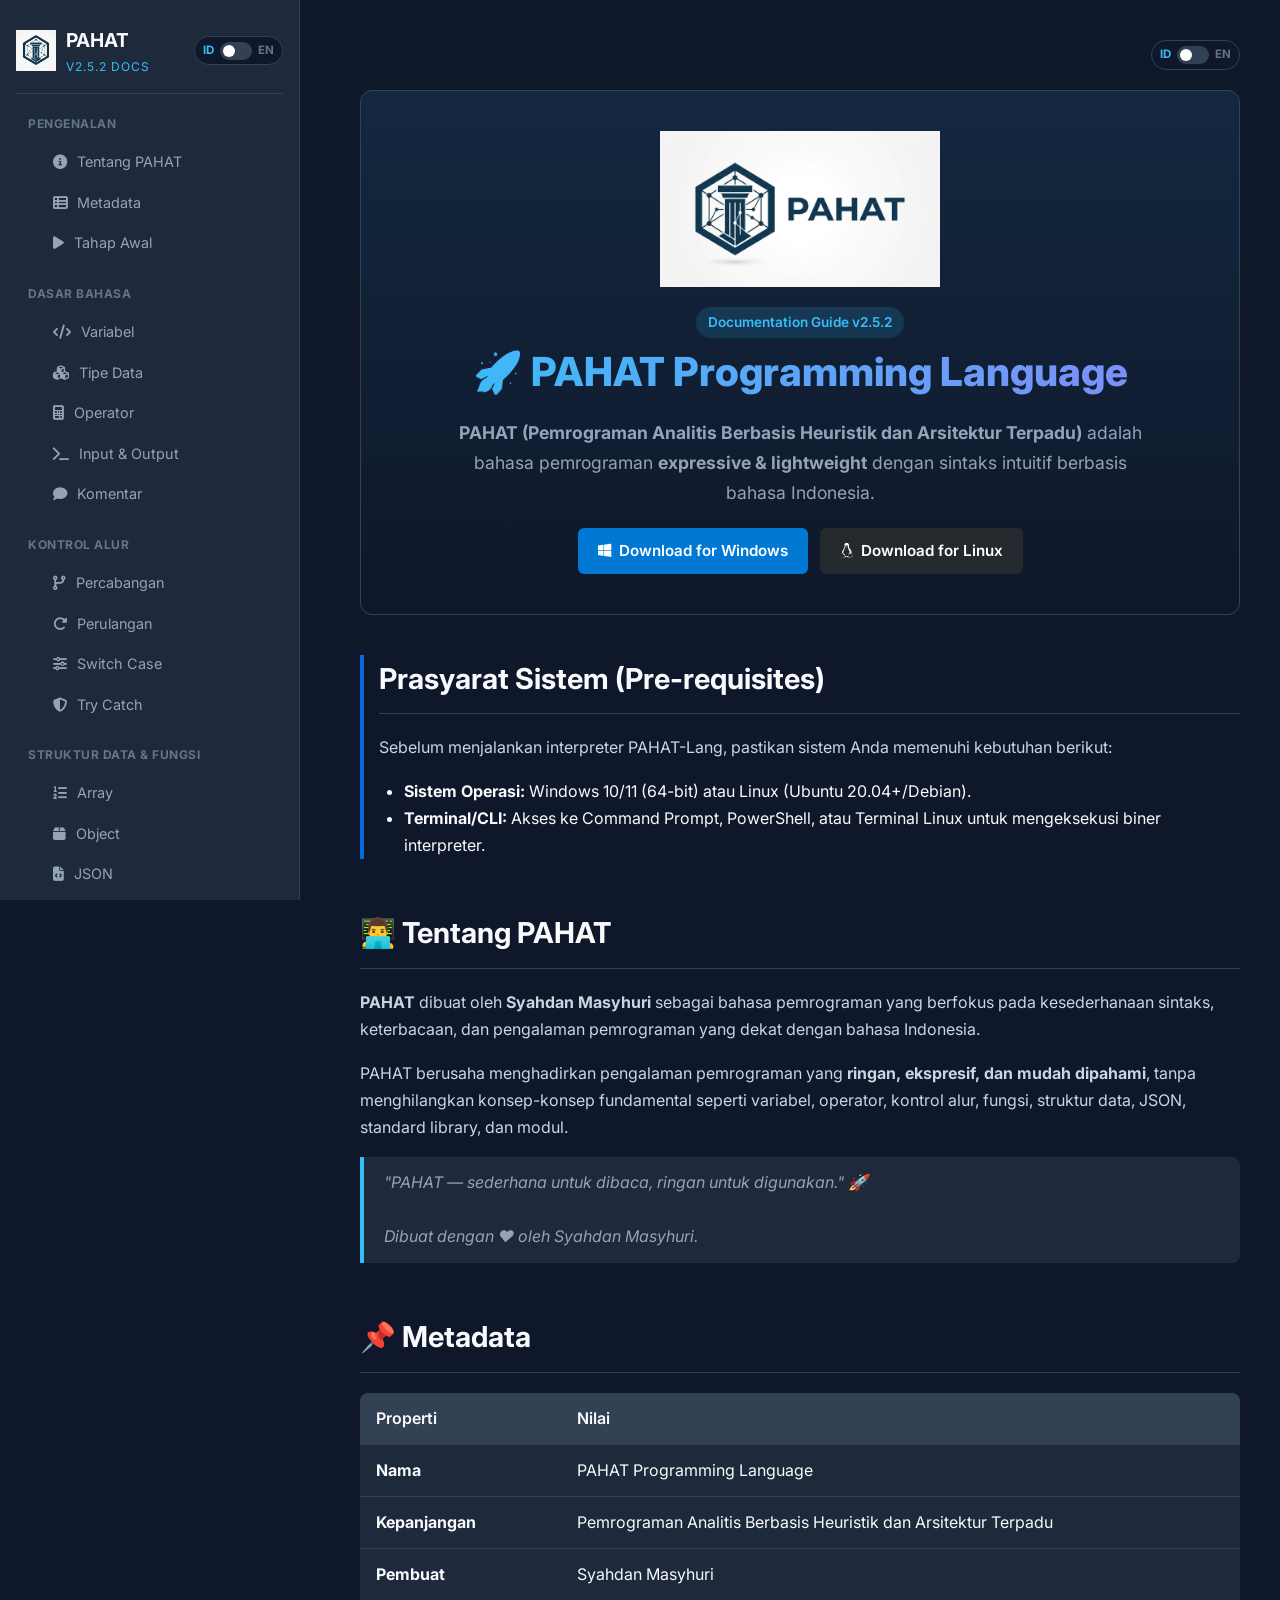
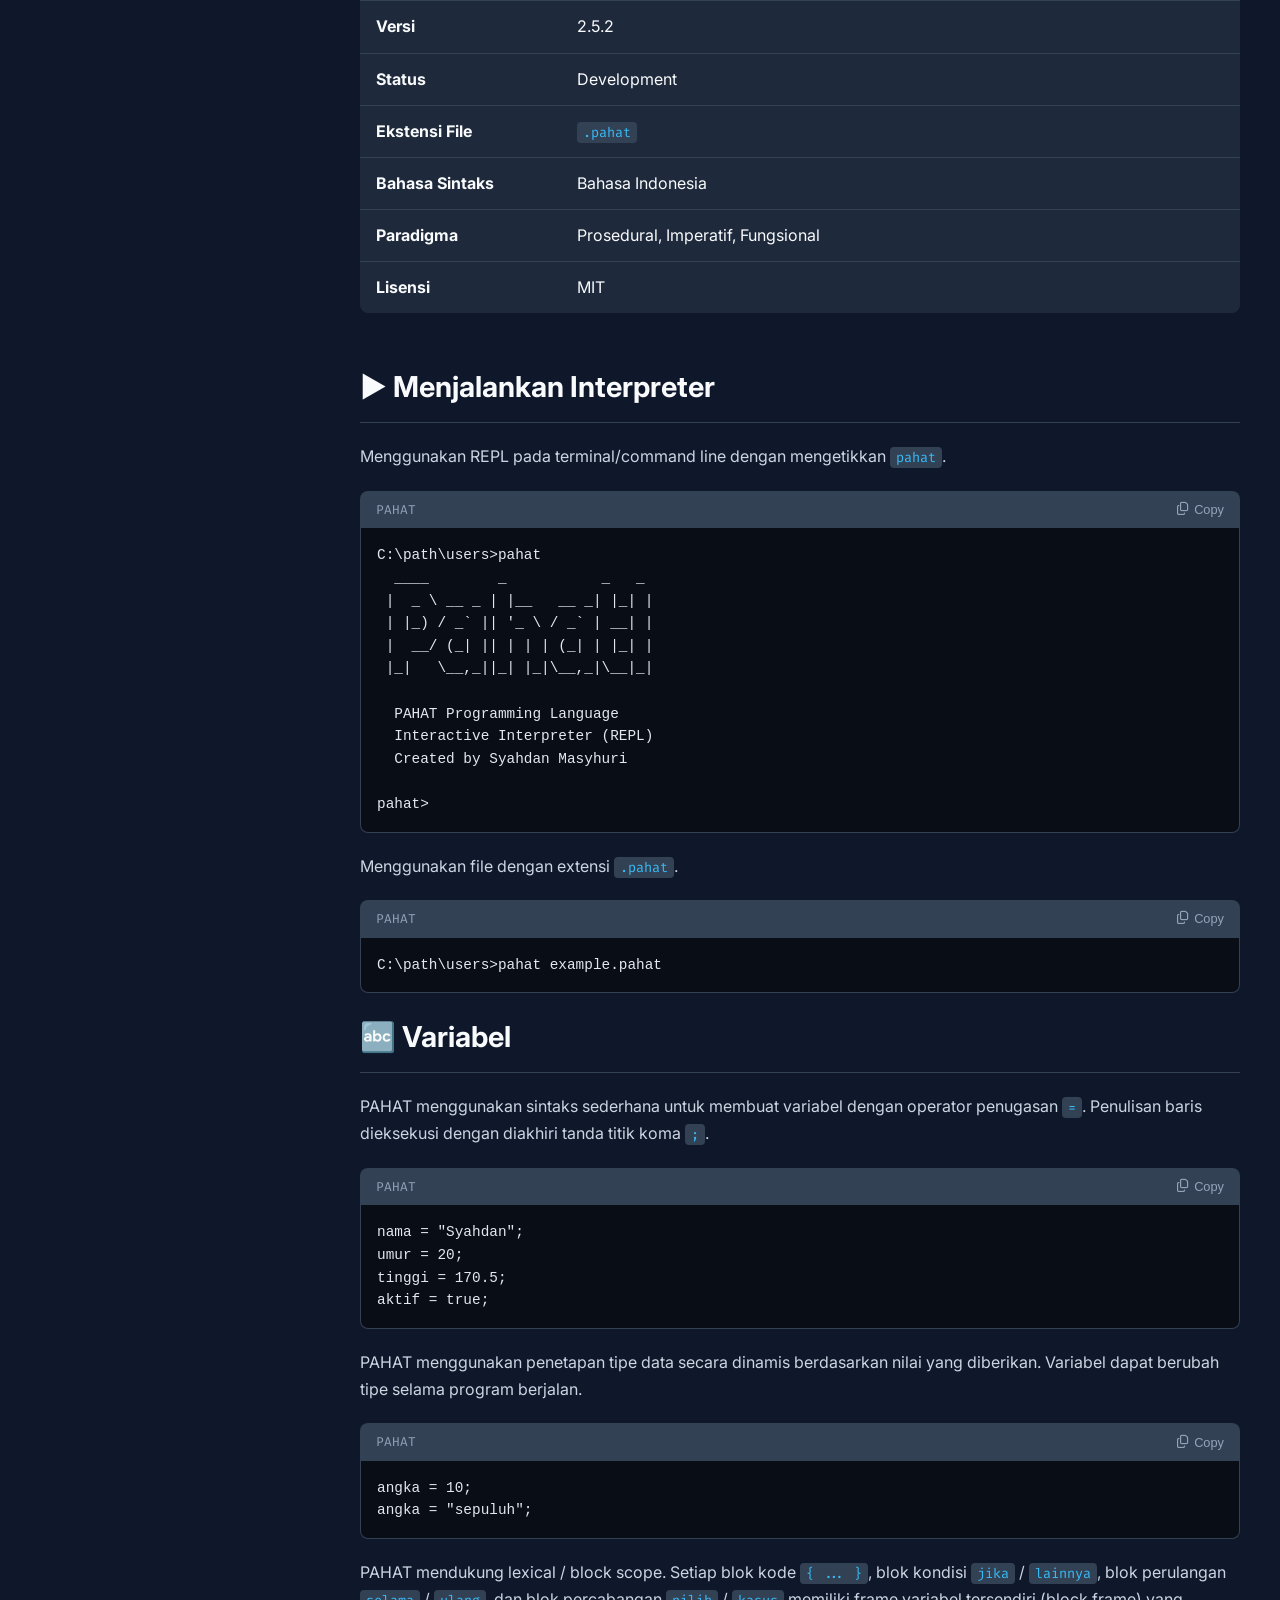
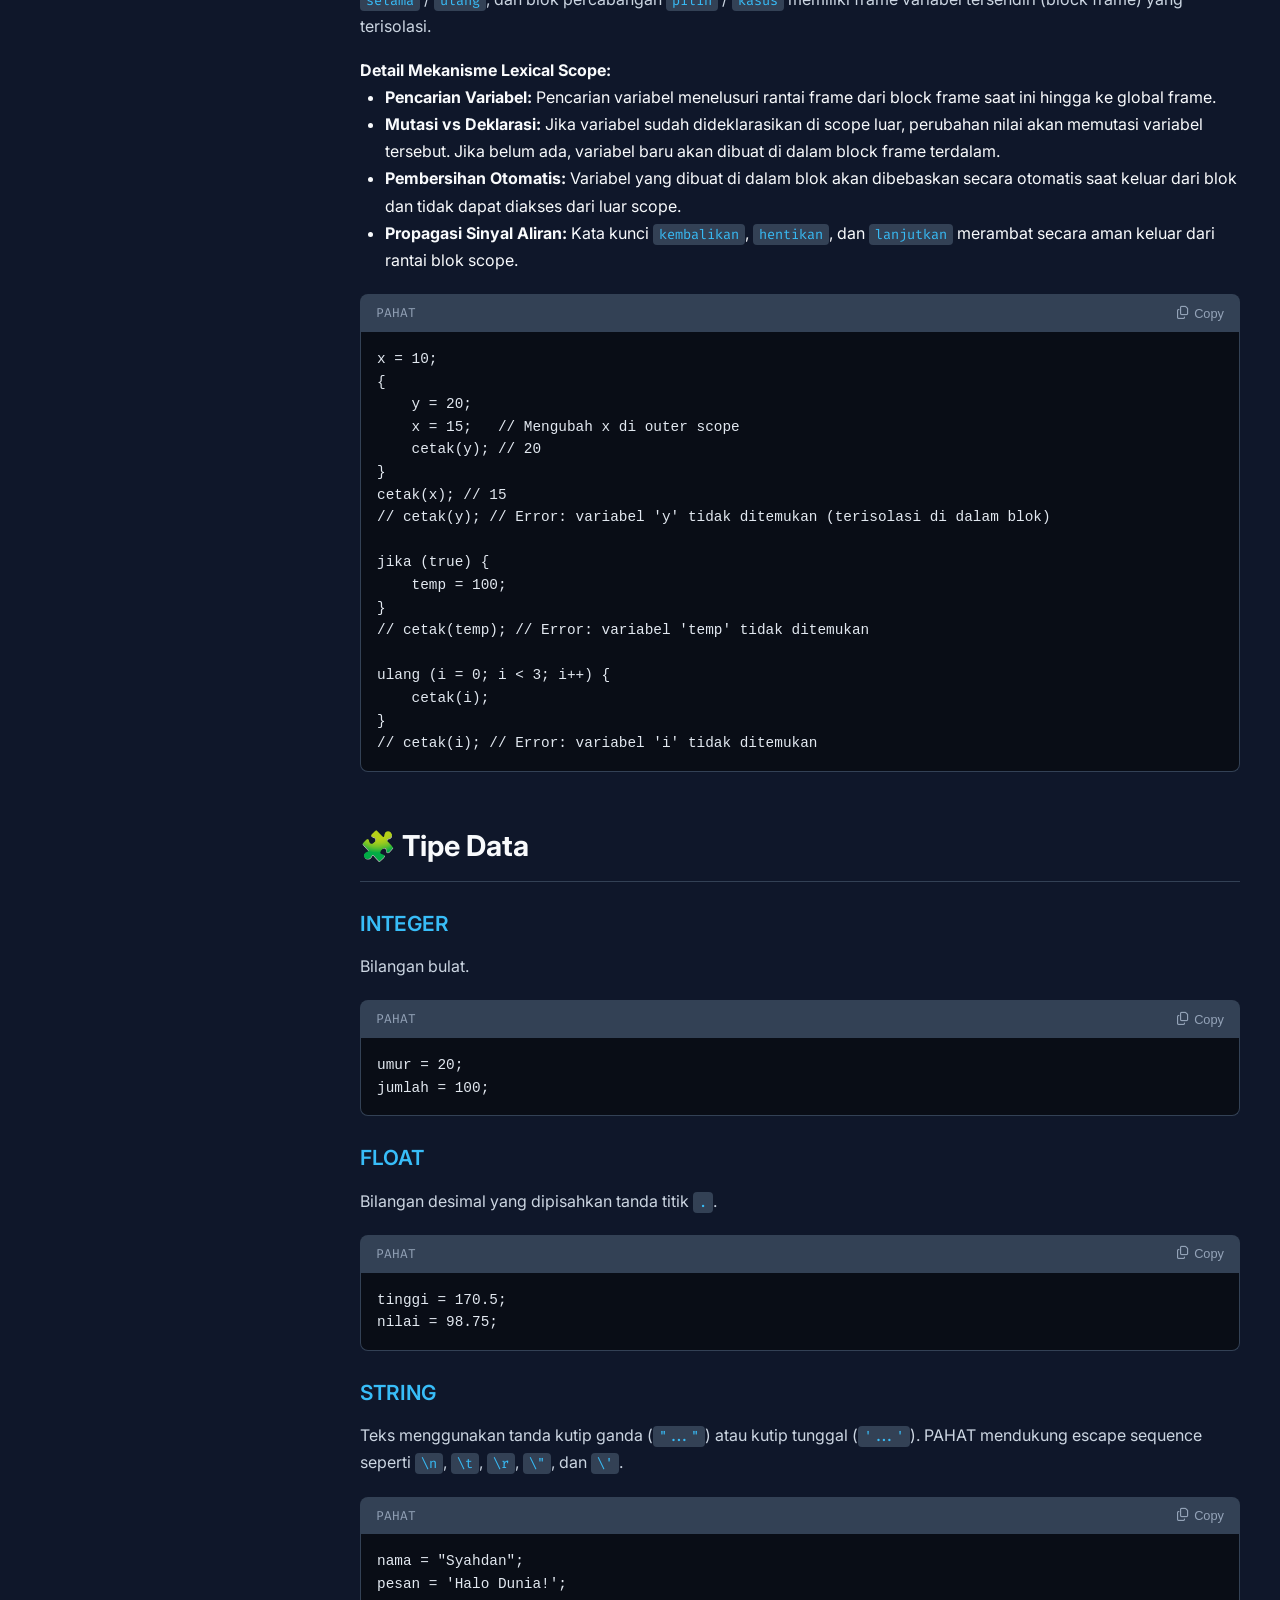
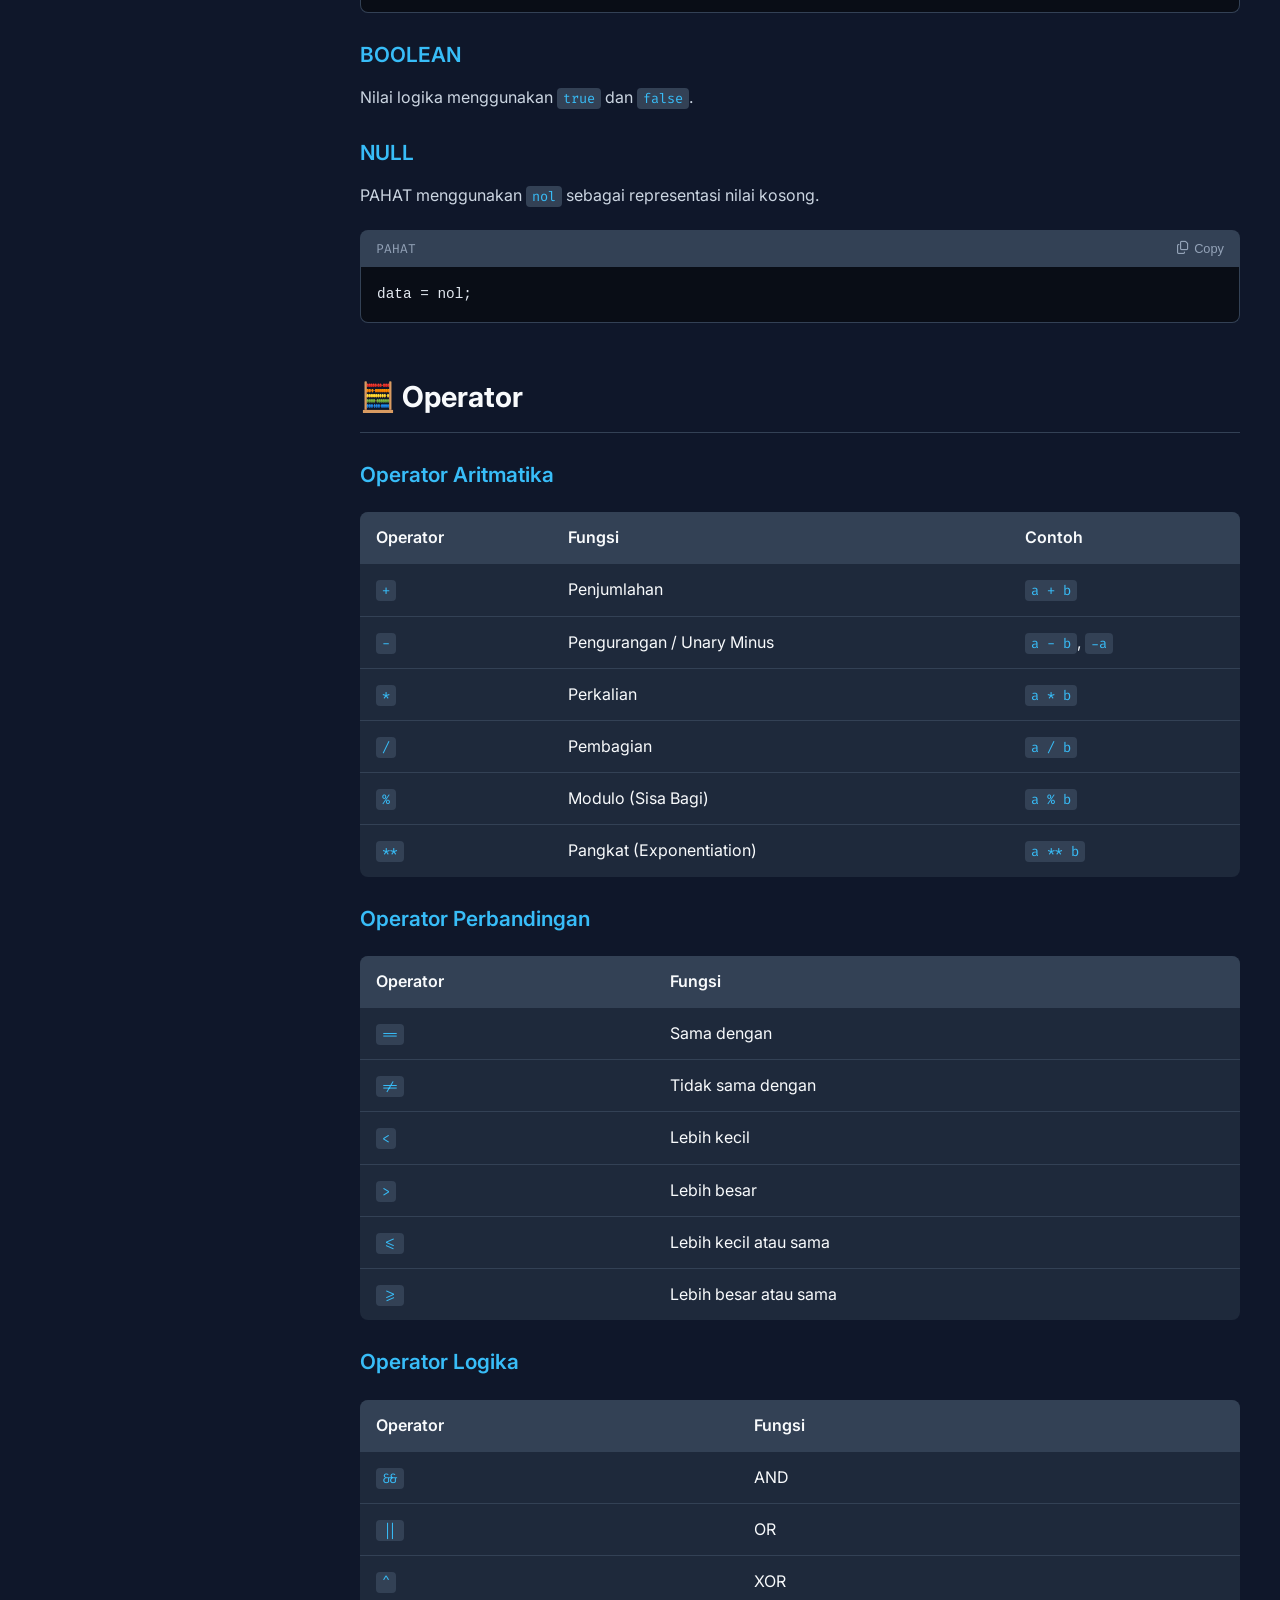
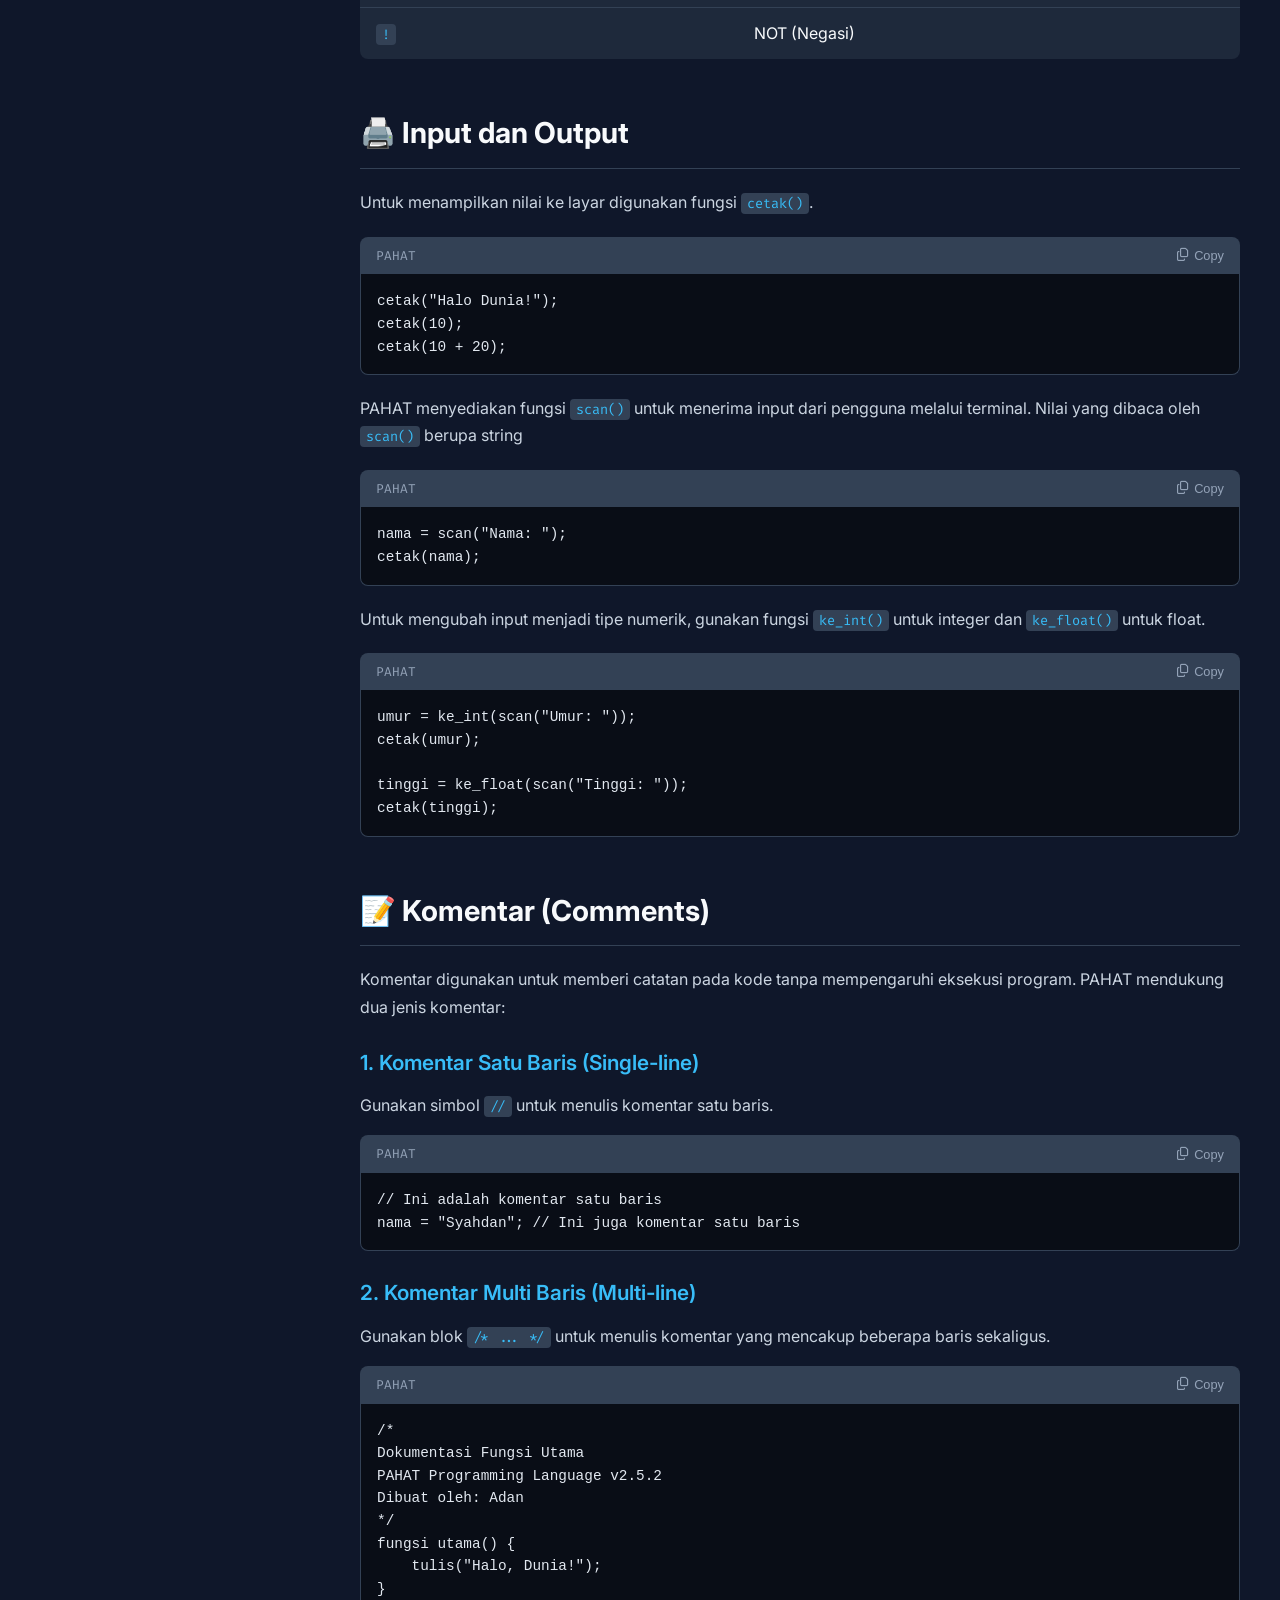
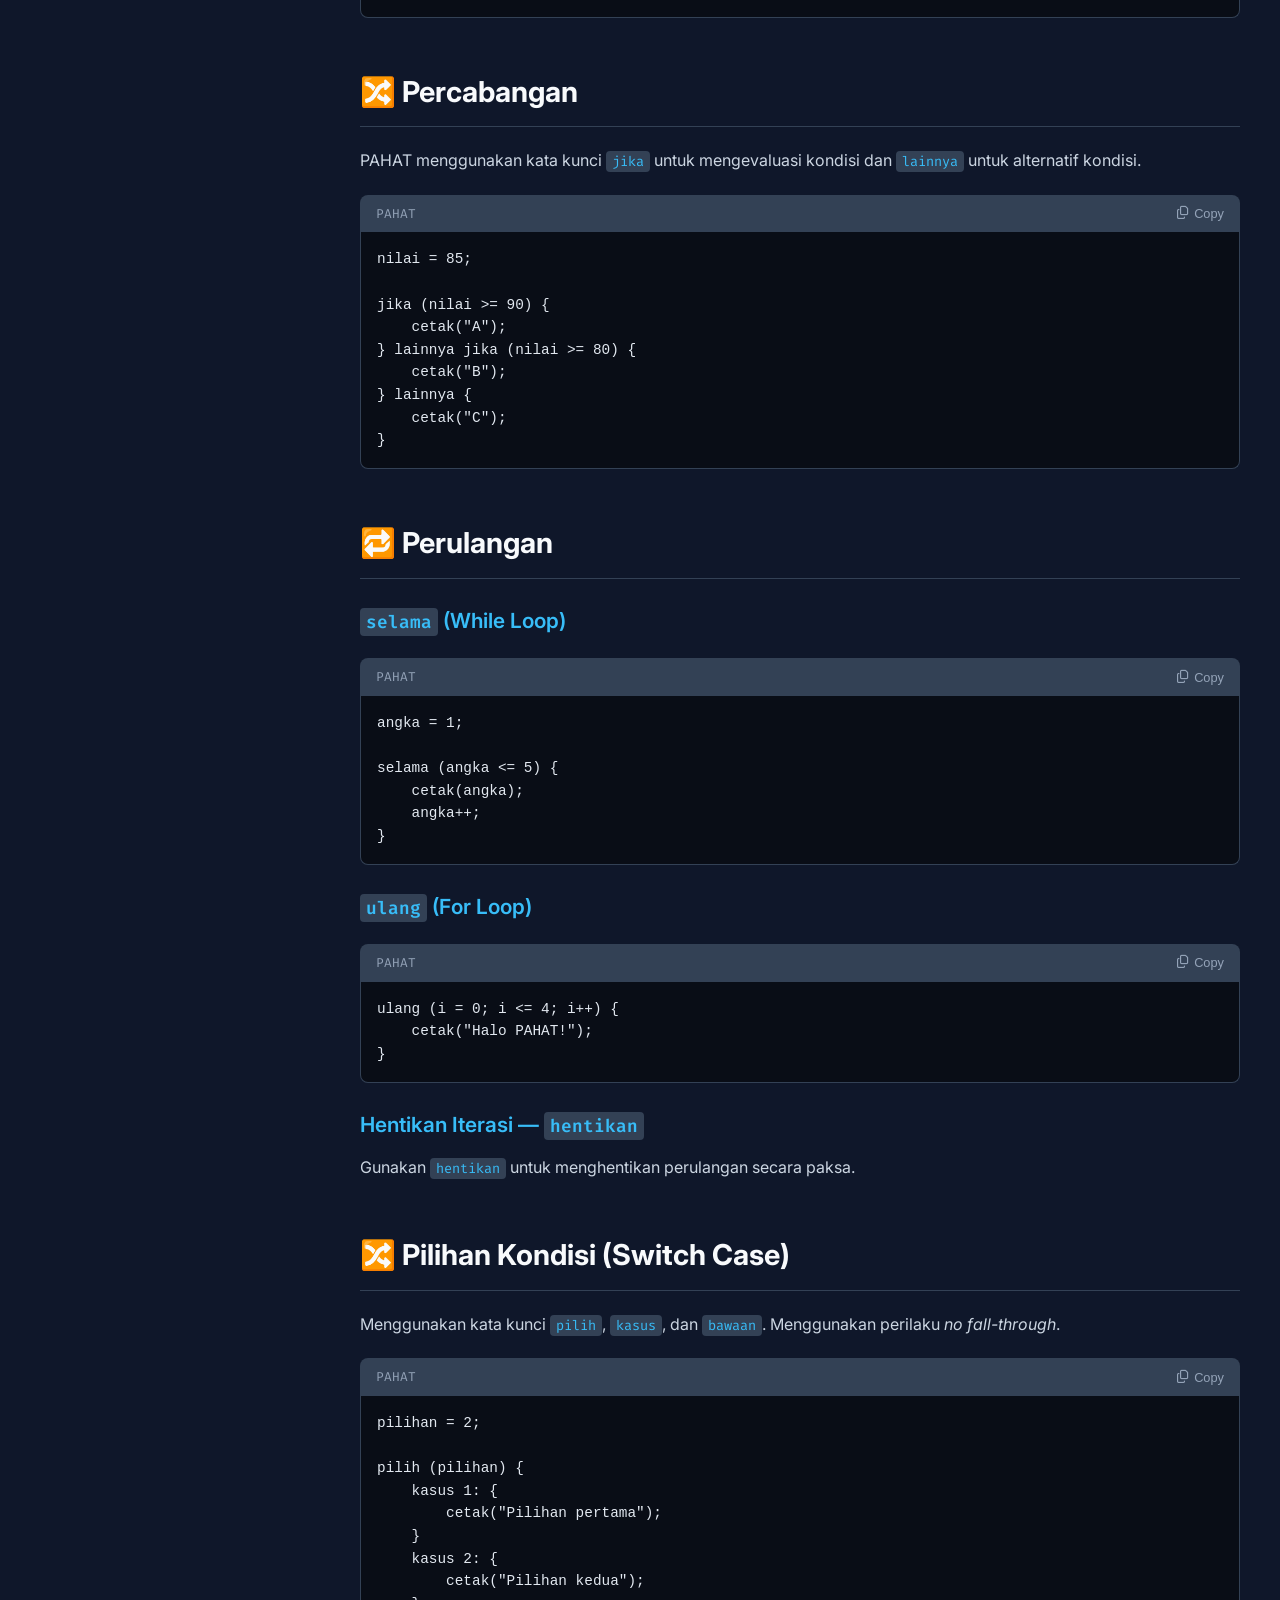
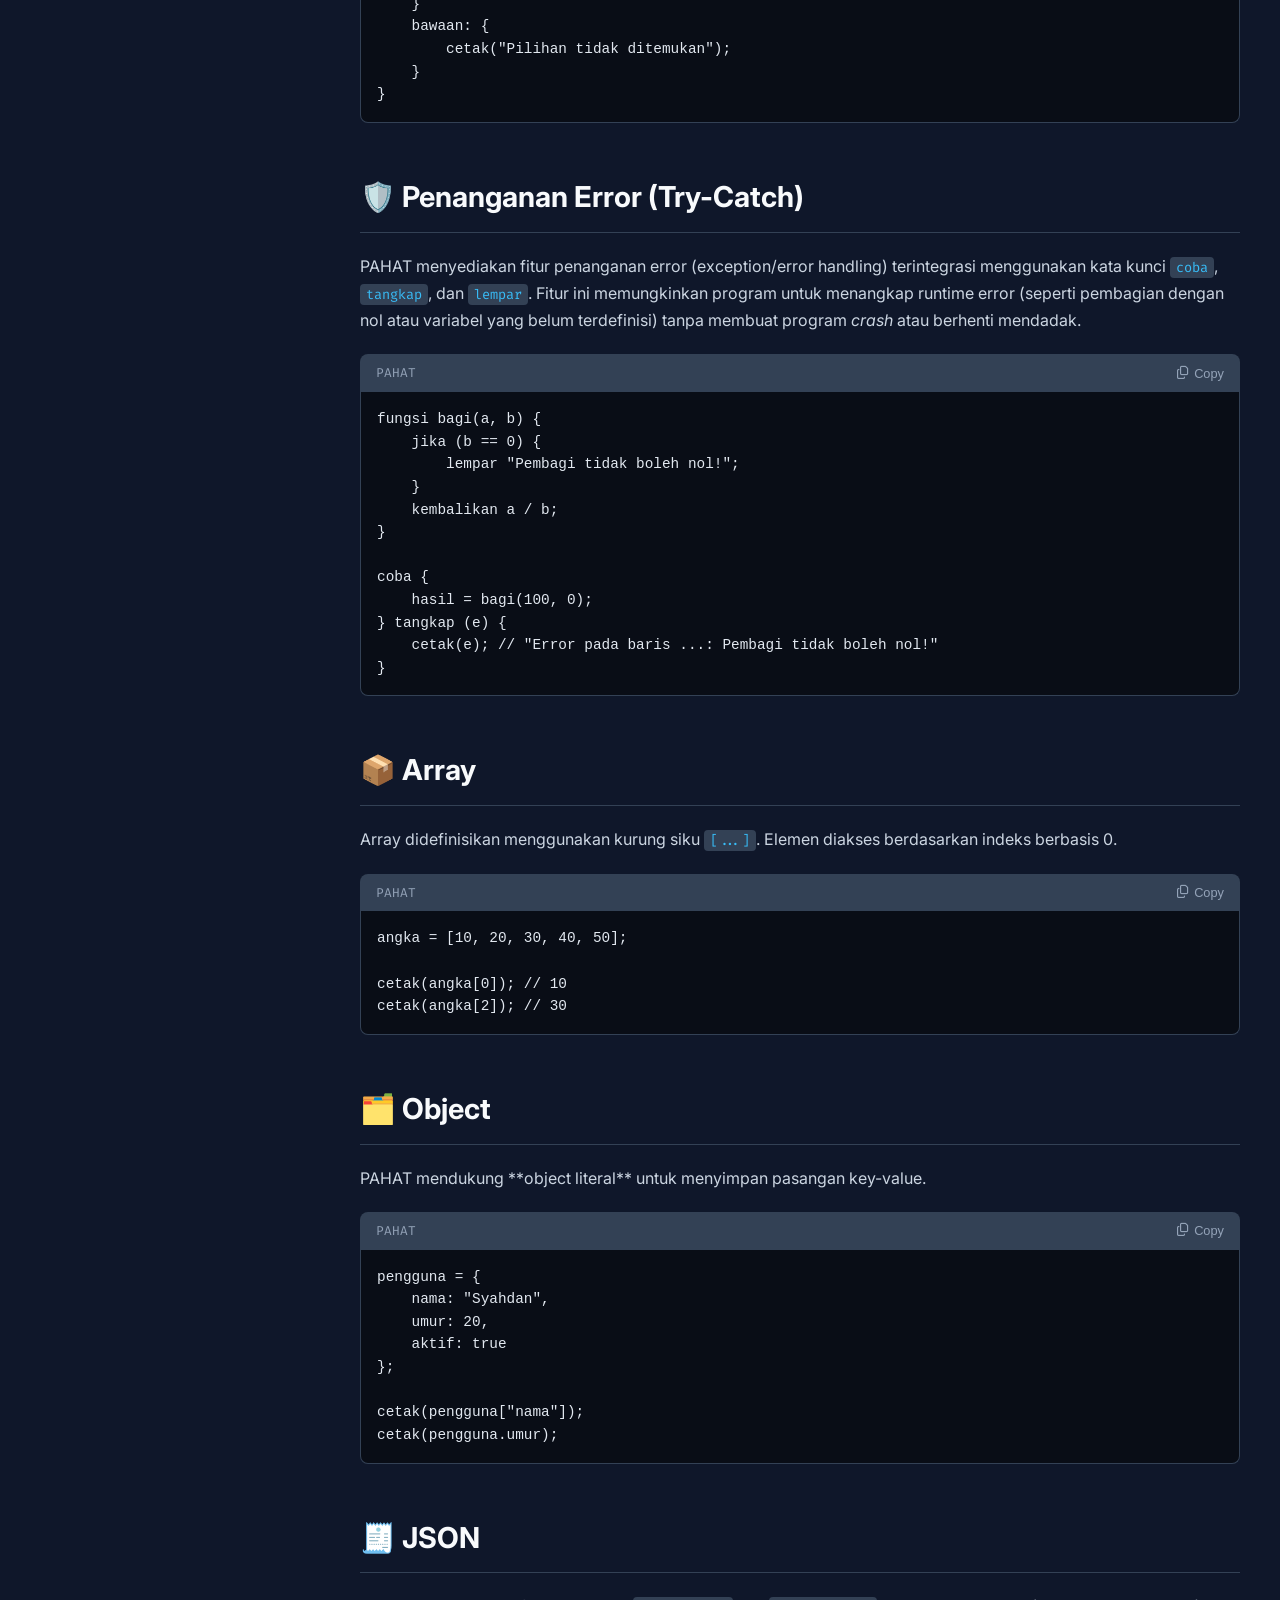
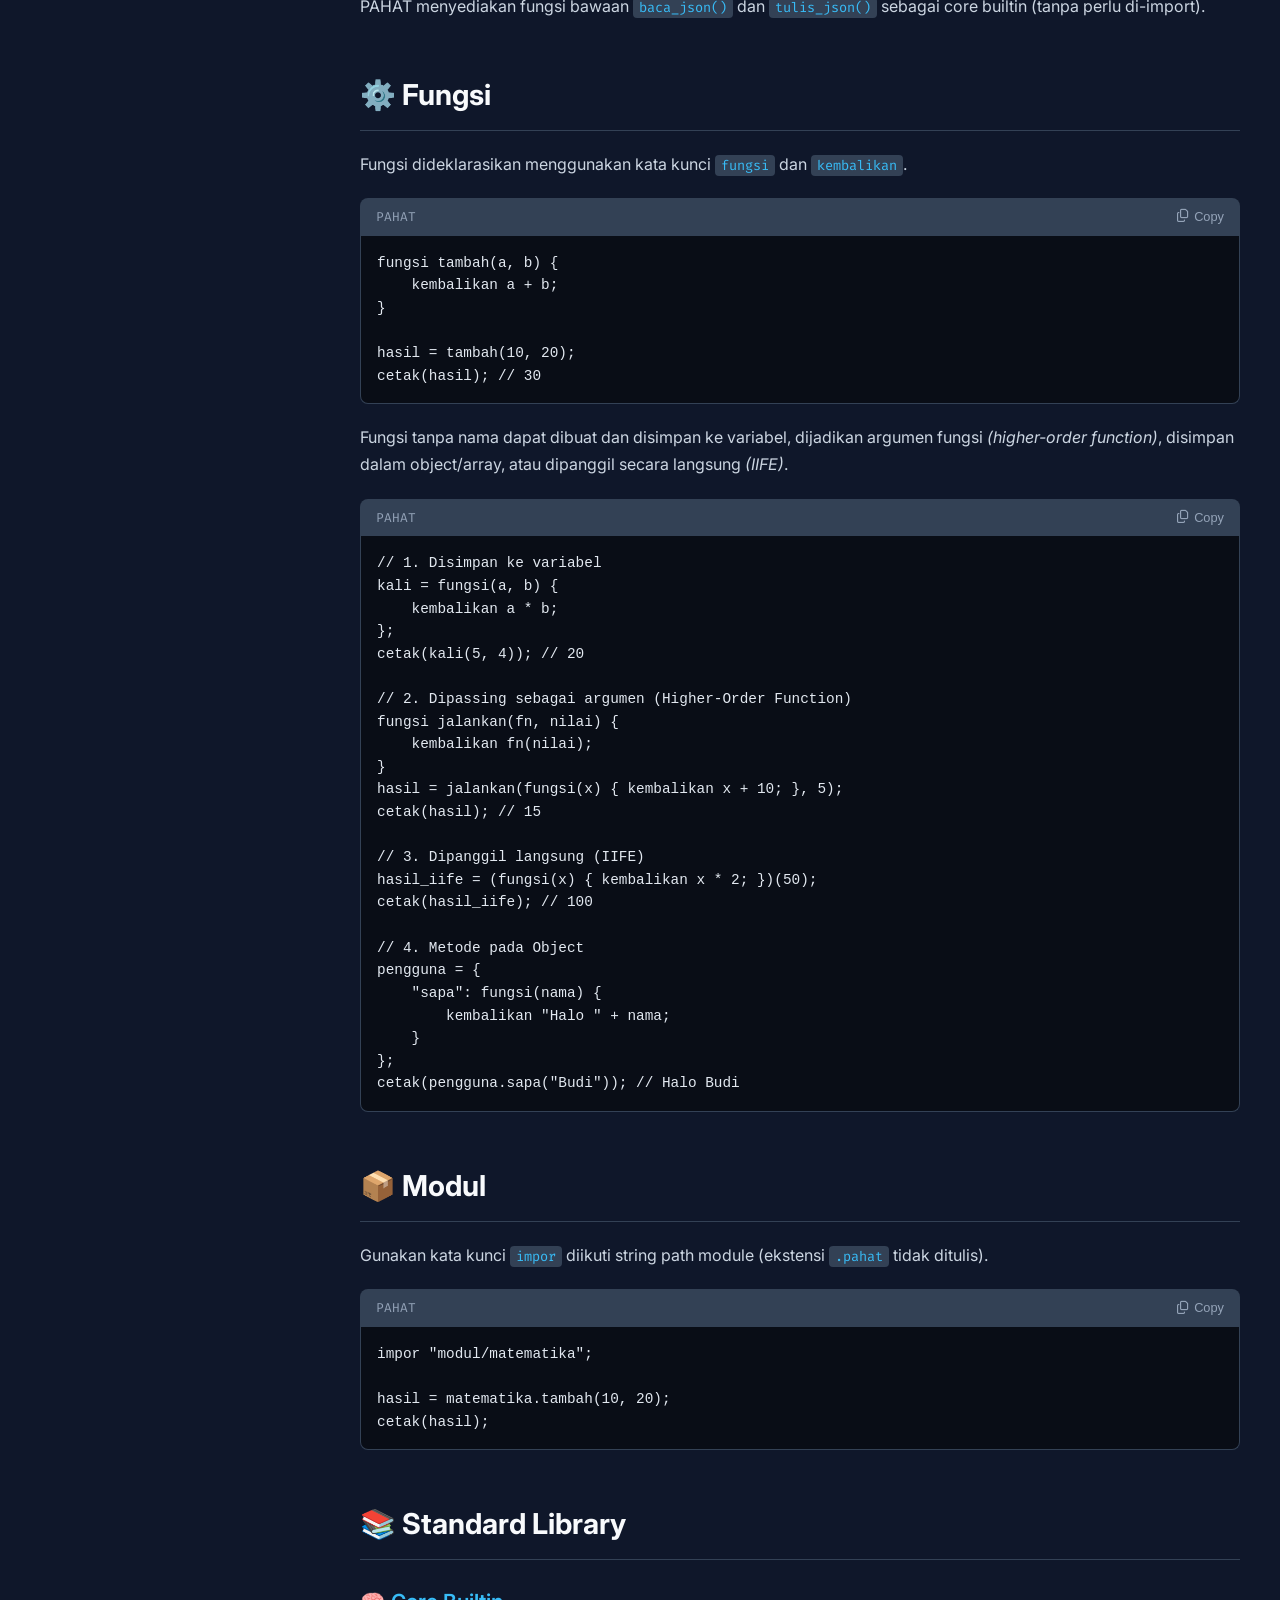
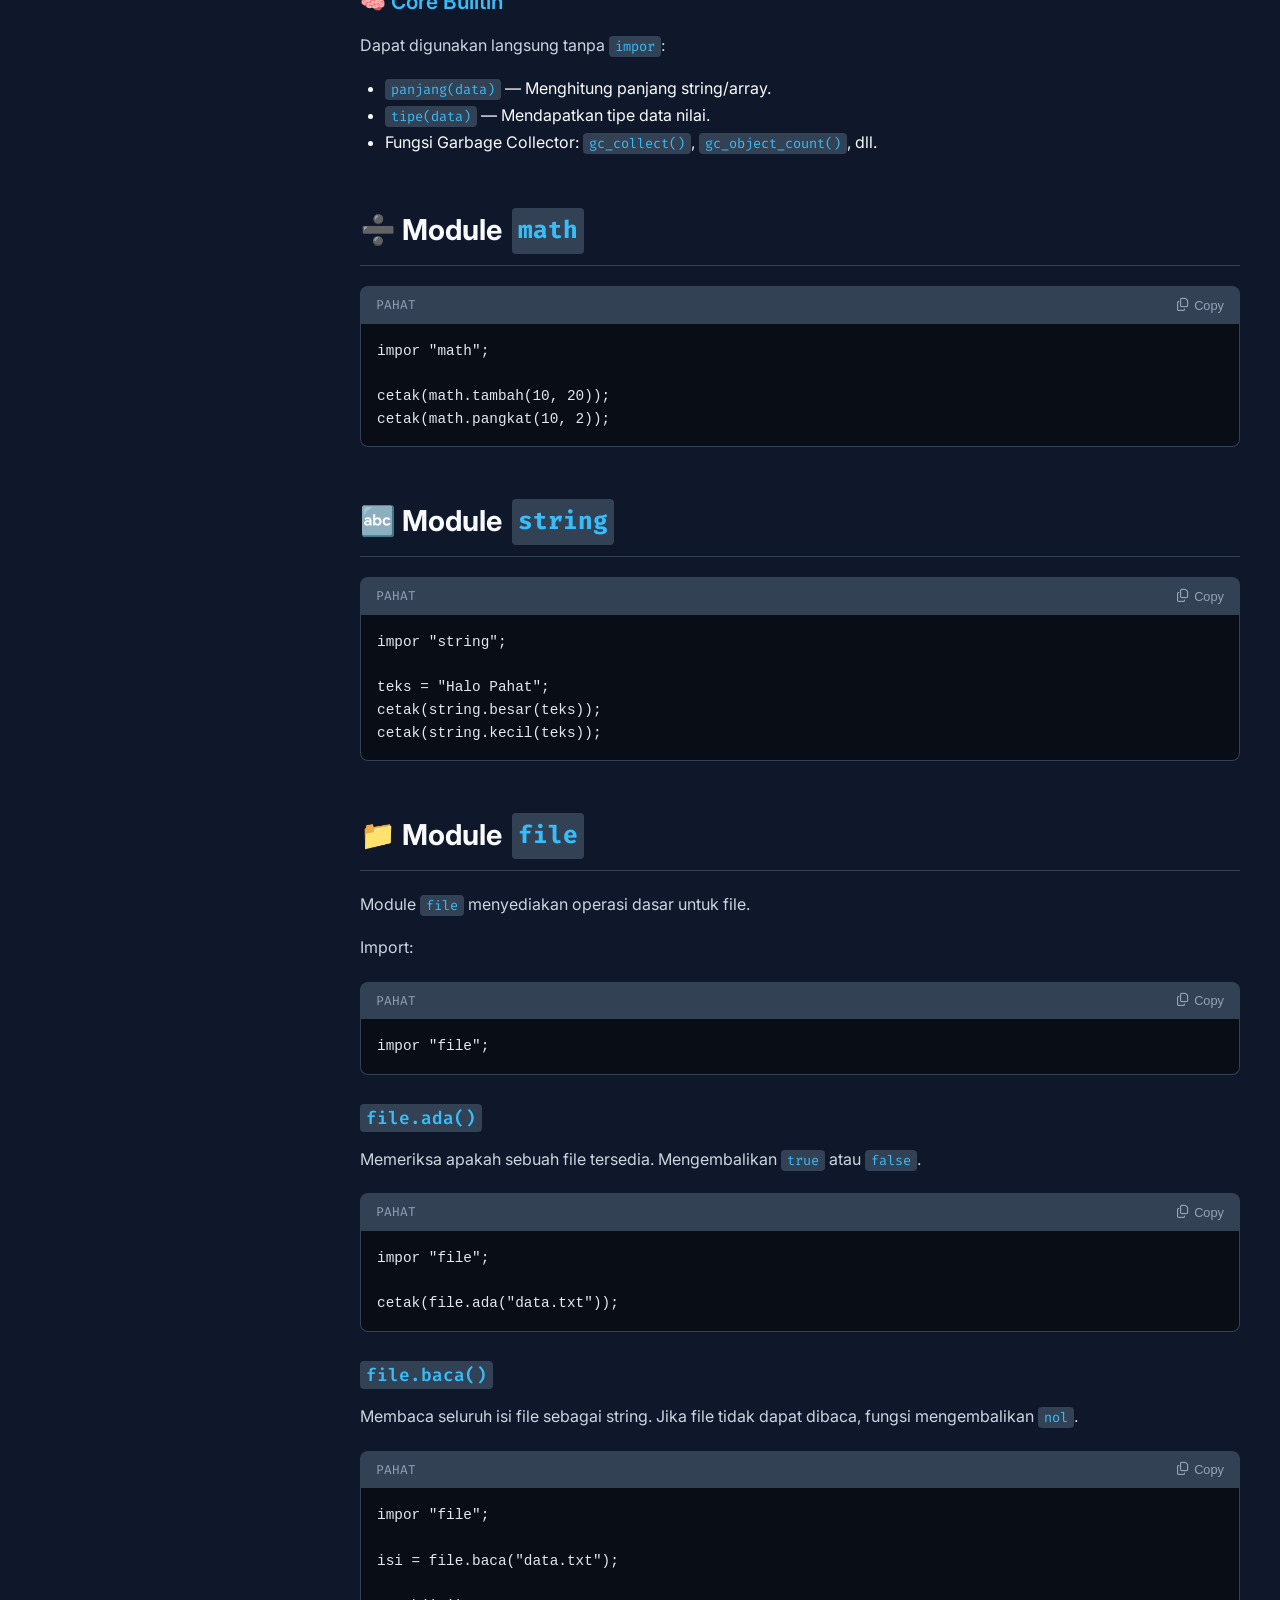
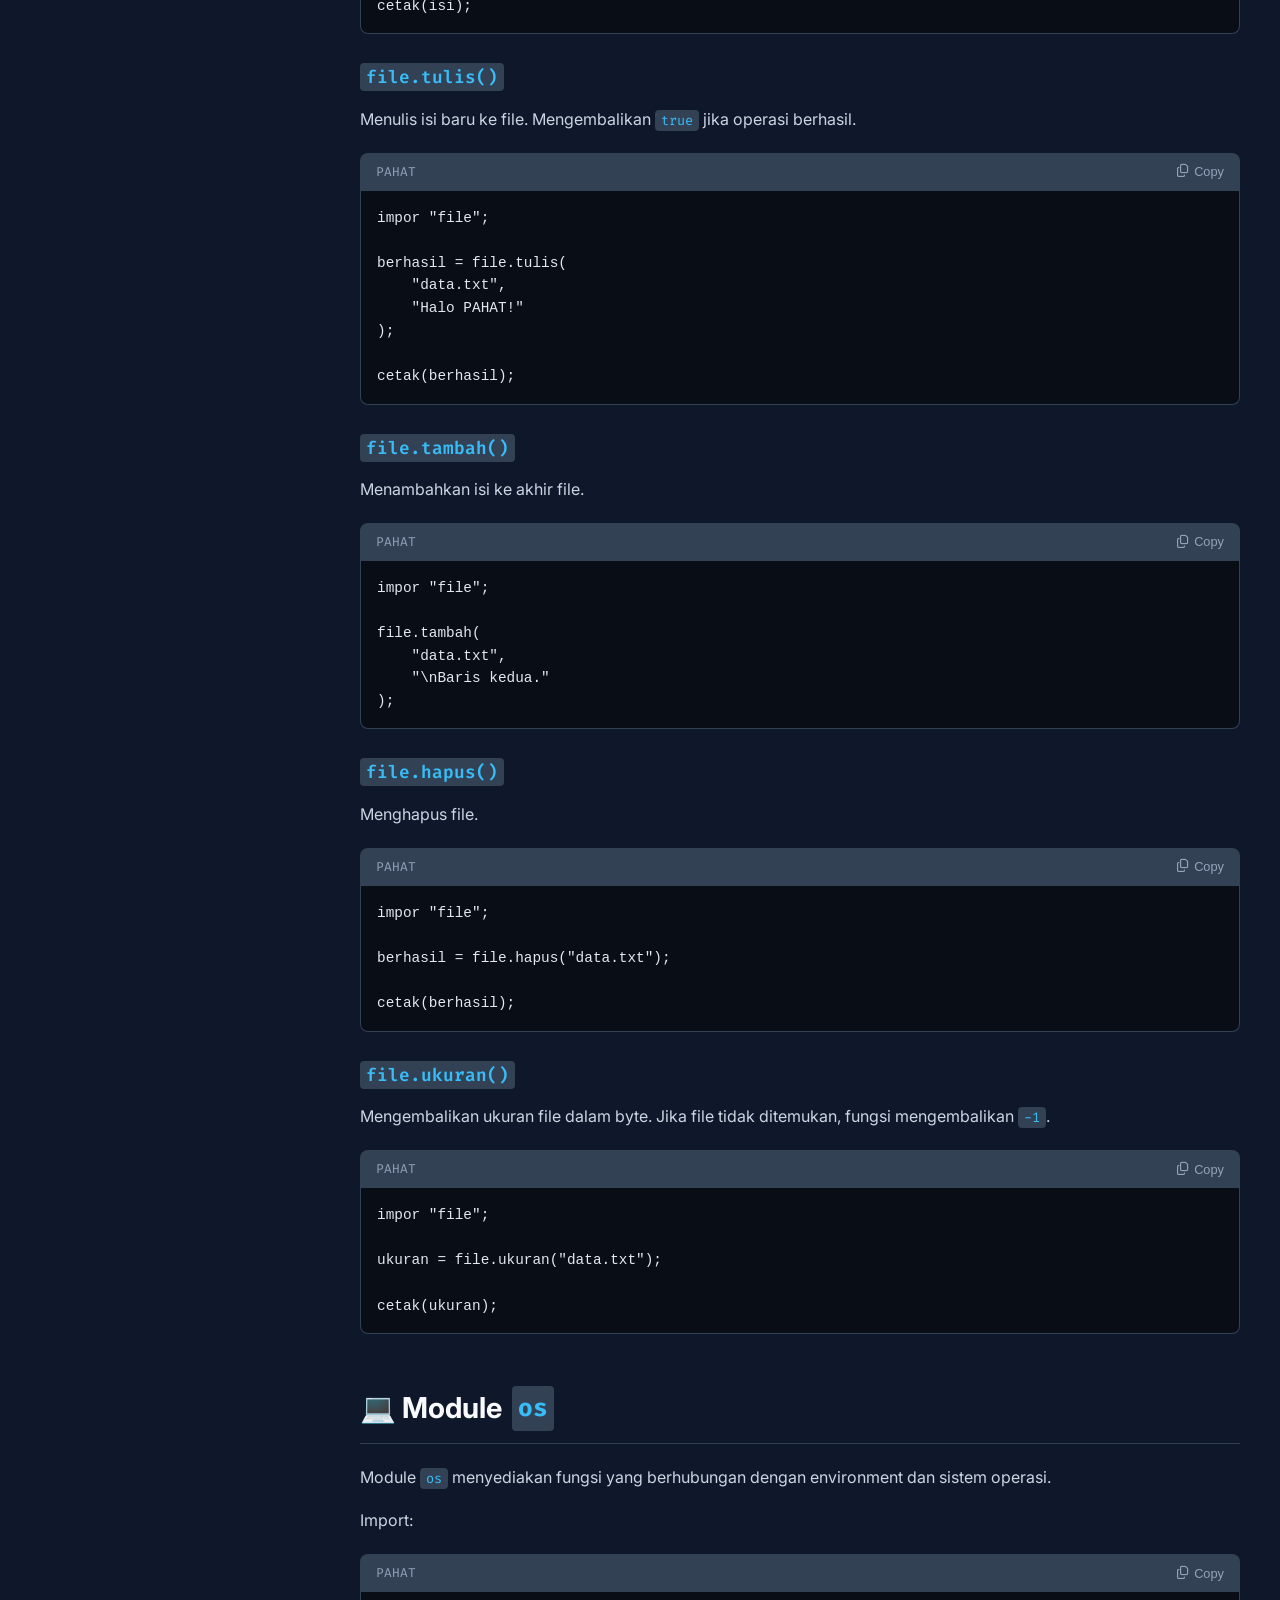
<file: docs/index.html>
<!DOCTYPE html>
<html lang="id">
<head>
    <meta charset="UTF-8">
    <meta name="viewport" content="width=device-width, initial-scale=1.0">
    <link rel="icon" type="image/x-icon" href="./assets/img/favicon.ico">
    <title>PAHAT Programming Language - Documentation Guide</title>
    <meta name="title" content="PAHAT-Lang - Bahasa Pemrograman Berbasis Bahasa Indonesia">
    <meta name="description" content="PAHAT (Pemrograman Analitis Berbasis Heuristik dan Arsitektur Terpadu) adalah bahasa pemrograman expressive & lightweight berbasis bahasa Indonesia. Unduh interpreter v2.5.2.">
    <meta name="keywords" content="PAHAT, PAHAT-Lang, bahasa pemrograman indonesia, interpreter PAHAT, koding bahasa indonesia, programming language local">
    <meta name="robots" content="index, follow">

    <!-- Open Graph / Facebook / WhatsApp (Untuk Preview Share Link) -->
    <meta property="og:type" content="website">
    <meta property="og:url" content="https://adan1996.github.io/PAHAT-Lang/">
    <meta property="og:title" content="PAHAT-Lang - Bahasa Pemrograman Berbasis Bahasa Indonesia">
    <meta property="og:description" content="Interpreter bahasa pemrograman PAHAT v2.5.2. Unduh untuk Windows & Linux.">
    <meta property="og:image" content="https://adan1996.github.io/PAHAT-Lang/assets/img/pahat.jpg">
    <!-- Font Inter & Fira Code untuk tampilan modern & developer-friendly -->
    <link rel="preconnect" href="https://fonts.googleapis.com">
    <link rel="preconnect" href="https://fonts.gstatic.com" crossorigin>
    <meta name="google-site-verification" content="OaLiclYNOwslLSfNQ2kmZGcojz48e80lO0XV3UPXADo" />
    <link href="https://fonts.googleapis.com/css2?family=Fira+Code:wght@400;500;600&family=Inter:wght@300;400;500;600;700;800&display=swap" rel="stylesheet">
    <!-- FontAwesome Icon -->
    <link rel="stylesheet" href="https://cdnjs.cloudflare.com/ajax/libs/font-awesome/6.4.0/css/all.min.css">
    <link rel="stylesheet" href="./assets/css/style.css">
</head>
<body>

    <button class="mobile-toggle" id="menuToggle"><i class="fa-solid fa-bars"></i></button>

    <!-- Sidebar Navigation -->
    <aside id="sidebar">
        <div class="brand">
            <div class="brand-info">
                <div class="brand-logo">
                    <img src="./assets/img/pahat.jpg" alt="" width="40">
                </div>
                <div>
                    <div class="brand-title">PAHAT</div>
                    <div class="brand-subtitle">v2.5.2 Docs</div>
                </div>
            </div>
            <div class="lang-switch-wrapper">
                <span class="lang-label lang-label-id active">ID</span>
                <label class="lang-switch" title="Ganti Bahasa / Switch Language">
                    <input type="checkbox" class="lang-toggle-input" id="langToggleSidebar" aria-label="Toggle Language">
                    <span class="lang-slider"></span>
                </label>
                <span class="lang-label lang-label-en">EN</span>
            </div>
        </div>

        <div class="nav-group">
            <div class="nav-title">Pengenalan</div>
            <ul class="nav-links">
                <li><a href="#tentang"><i class="fa-solid fa-circle-info"></i> Tentang PAHAT</a></li>
                <li><a href="#metadata"><i class="fa-solid fa-table-list"></i> Metadata</a></li>
                <li><a href="#tahap-awal"><i class="fa-solid fa-play"></i> Tahap Awal</a></li>
            </ul>
        </div>

        <div class="nav-group">
            <div class="nav-title">Dasar Bahasa</div>
            <ul class="nav-links">
                <li><a href="#variabel"><i class="fa-solid fa-code"></i> Variabel</a></li>
                <li><a href="#tipe-data"><i class="fa-solid fa-cubes"></i> Tipe Data</a></li>
                <li><a href="#operator"><i class="fa-solid fa-calculator"></i> Operator</a></li>
                <li><a href="#input-output"><i class="fa-solid fa-terminal"></i> Input & Output</a></li>
                <li><a href="#komentar"><i class="fa-solid fa-comment"></i> Komentar</a></li>
            </ul>
        </div>

        <div class="nav-group">
            <div class="nav-title">Kontrol Alur</div>
            <ul class="nav-links">
                <li><a href="#percabangan"><i class="fa-solid fa-code-branch"></i> Percabangan</a></li>
                <li><a href="#perulangan"><i class="fa-solid fa-rotate-right"></i> Perulangan</a></li>
                <li><a href="#switch"><i class="fa-solid fa-sliders"></i> Switch Case</a></li>
                <li><a href="#try"><i class="fa-solid fa-shield-halved"></i> Try Catch</a></li>
            </ul>
        </div>

        <div class="nav-group">
            <div class="nav-title">Struktur Data & Fungsi</div>
            <ul class="nav-links">
                <li><a href="#array"><i class="fa-solid fa-list-ol"></i> Array</a></li>
                <li><a href="#object"><i class="fa-solid fa-box"></i> Object</a></li>
                <li><a href="#json"><i class="fa-solid fa-file-code"></i> JSON</a></li>
                <li><a href="#fungsi"><i class="fa-solid fa-gear"></i> Fungsi</a></li>
                <li><a href="#modul"><i class="fa-solid fa-puzzle-piece"></i> Modul</a></li>
            </ul>
        </div>

        <div class="nav-group">
            <div class="nav-title">Standard Library</div>
            <ul class="nav-links">
                <li><a href="#core-builtin"><i class="fa-solid fa-microchip"></i> Core Builtin</a></li>
                <li><a href="#std-math"><i class="fa-solid fa-square-root-variable"></i> Math</a></li>
                <li><a href="#std-string"><i class="fa-solid fa-font"></i> String</a></li>
                <li><a href="#std-file"><i class="fa-solid fa-folder-open"></i> File</a></li>
                <li><a href="#std-os"><i class="fa-solid fa-desktop"></i> OS</a></li>
                <li><a href="#std-time"><i class="fa-solid fa-clock"></i> Time</a></li>
                <li><a href="#std-thread"><i class="fa-solid fa-memory"></i> Thread</a></li>
                <li><a href="#std-http"><i class="fa-solid fa-globe"></i> HTTP</a></li>
            </ul>
        </div>
        
        <div class="nav-group">
            <details class="nav-accordion">
                <summary class="nav-title accordion-header">
                    <span><i class="fa-solid fa-database"></i> Database</span>
                    <i class="fa-solid fa-chevron-down arrow-icon"></i>
                </summary>
                <ul class="nav-links accordion-content">
                    <li>
                        <a href="/PAHAT-Lang/database/mysql.html" target="_blank"><i class="fa-solid fa-arrow-up-right-from-square"></i> MySQL</a>
                    </li>
                </ul>
            </details>
        </div>

        <!-- Group Extension dengan Expand/Collapse -->
        <div class="nav-group">
            <details class="nav-accordion">
                <summary class="nav-title accordion-header">
                    <span><i class="fa-solid fa-puzzle-piece"></i> Extension</span>
                    <i class="fa-solid fa-chevron-down arrow-icon"></i>
                </summary>
                <ul class="nav-links accordion-content">
                    <li>
                        <a href="https://github.com/Adan1996/PAHAT-Lang/releases/download/v2.5.2/PAHAT-Lang-0.0.1.vsix" target="_blank" rel="noopener">
                            <i class="fa-custom-vscode"></i> Visual Studio Code
                        </a>
                    </li>
                </ul>
            </details>
        </div>
        
        <div class="nav-group">
            <div class="nav-title">Lainnya</div>
            <ul class="nav-links">
                <li><a href="#contoh-lengkap"><i class="fa-solid fa-laptop-code"></i> Contoh Lengkap</a></li>
                <li><a href="#ringkasan"><i class="fa-solid fa-book-open"></i> Ringkasan Fitur</a></li>
                <li><a href="#lisensi"><i class="fa-solid fa-certificate"></i> Lisensi</a></li>
            </ul>
        </div>
    </aside>

    <!-- Main Content -->
    <main>
        <div class="top-header-bar">
            <div class="lang-switch-wrapper">
                <span class="lang-label lang-label-id active">ID</span>
                <label class="lang-switch" title="Ganti Bahasa / Switch Language">
                    <input type="checkbox" class="lang-toggle-input" id="langToggleMain" aria-label="Toggle Language">
                    <span class="lang-slider"></span>
                </label>
                <span class="lang-label lang-label-en">EN</span>
            </div>
        </div>

        <div class="hero">
            <img src="./assets/img/header.jpg" alt="PAHAT Logo" class="hero-logo">

            <span class="hero-badge">Documentation Guide v2.5.2</span>
            <h1>🚀 PAHAT Programming Language</h1>
            <p><strong>PAHAT (Pemrograman Analitis Berbasis Heuristik dan Arsitektur Terpadu)</strong> adalah bahasa pemrograman <strong>expressive & lightweight</strong> dengan sintaks intuitif berbasis bahasa Indonesia.</p>
            
            <!-- Container Tombol Download -->
            <div class="download-container">
                <a href="https://github.com/Adan1996/PAHAT-Lang/releases/download/v2.5.2/pahat-windows-x86_64.zip" class="btn-download btn-windows" target="_blank" rel="noopener">
                    <i class="fa-brands fa-windows"></i> Download for Windows
                </a>
                <a href="https://github.com/Adan1996/PAHAT-Lang/releases/download/v2.5.2/pahat-linux-x86_64.tar.gz" class="btn-download btn-linux" target="_blank" rel="noopener">
                    <i class="fa-brands fa-linux"></i> Download for Linux
                </a>
            </div>
        </div>

        <!-- Section Syarat & Ketentuan Sistem (Pre-requisites) -->
        <section class="prerequisites">
            <h2>Prasyarat Sistem (Pre-requisites)</h2>
            <p>Sebelum menjalankan interpreter PAHAT-Lang, pastikan sistem Anda memenuhi kebutuhan berikut:</p>
            
            <ul>
                <li><strong>Sistem Operasi:</strong> Windows 10/11 (64-bit) atau Linux (Ubuntu 20.04+/Debian).</li>
                <li><strong>Terminal/CLI:</strong> Akses ke Command Prompt, PowerShell, atau Terminal Linux untuk mengeksekusi biner interpreter.</li>
            </ul>
        </section>

        <!-- Tentang PAHAT -->
        <section id="tentang">
            <h2>👨‍💻 Tentang PAHAT</h2>
            <p><strong>PAHAT</strong> dibuat oleh <strong>Syahdan Masyhuri</strong> sebagai bahasa pemrograman yang berfokus pada kesederhanaan sintaks, keterbacaan, dan pengalaman pemrograman yang dekat dengan bahasa Indonesia.</p>
            <p>PAHAT berusaha menghadirkan pengalaman pemrograman yang <strong>ringan, ekspresif, dan mudah dipahami</strong>, tanpa menghilangkan konsep-konsep fundamental seperti variabel, operator, kontrol alur, fungsi, struktur data, JSON, standard library, dan modul.</p>
            <blockquote>"PAHAT — sederhana untuk dibaca, ringan untuk digunakan." 🚀 <br><br> Dibuat dengan ❤️ oleh Syahdan Masyhuri.</blockquote>
        </section>

        <!-- Metadata -->
        <section id="metadata">
            <h2>📌 Metadata</h2>
            <table>
                <thead>
                    <tr><th>Properti</th><th>Nilai</th></tr>
                </thead>
                <tbody>
                    <tr><td><strong>Nama</strong></td><td>PAHAT Programming Language</td></tr>
                    <tr><td><strong>Kepanjangan</strong></td><td>Pemrograman Analitis Berbasis Heuristik dan Arsitektur Terpadu</td></tr>
                    <tr><td><strong>Pembuat</strong></td><td>Syahdan Masyhuri</td></tr>
                    <tr><td><strong>Versi</strong></td><td>2.5.2</td></tr>
                    <tr><td><strong>Status</strong></td><td>Development</td></tr>
                    <tr><td><strong>Ekstensi File</strong></td><td><code>.pahat</code></td></tr>
                    <tr><td><strong>Bahasa Sintaks</strong></td><td>Bahasa Indonesia</td></tr>
                    <tr><td><strong>Paradigma</strong></td><td>Prosedural, Imperatif, Fungsional</td></tr>
                    <tr><td><strong>Lisensi</strong></td><td>MIT</td></tr>
                </tbody>
            </table>
        </section>

        <!-- Variabel -->
        <section id="tahap-awal">
            <h2>▶️ Menjalankan Interpreter</h2>
            <p>Menggunakan REPL pada terminal/command line dengan mengetikkan <code>pahat</code>.</p>
            <div class="code-container">
                <div class="code-header"><span>PAHAT</span><button class="copy-btn"><i class="fa-regular fa-copy"></i> Copy</button></div>
                <pre><code>C:\path\users>pahat
  ____        _           _   _
 |  _ \ __ _ | |__   __ _| |_| |
 | |_) / _` || '_ \ / _` | __| |
 |  __/ (_| || | | | (_| | |_| |
 |_|   \__,_||_| |_|\__,_|\__|_|

  PAHAT Programming Language
  Interactive Interpreter (REPL)
  Created by Syahdan Masyhuri

pahat></code></pre>
            </div>
            <p>Menggunakan file dengan extensi <code>.pahat</code>.</p>
            <div class="code-container">
                <div class="code-header"><span>PAHAT</span><button class="copy-btn"><i class="fa-regular fa-copy"></i> Copy</button></div>
                <pre><code>C:\path\users>pahat example.pahat</code></pre>
            </div>

        <!-- Variabel -->
        <section id="variabel">
            <h2>🔤 Variabel</h2>
            <p>PAHAT menggunakan sintaks sederhana untuk membuat variabel dengan operator penugasan <code>=</code>. Penulisan baris dieksekusi dengan diakhiri tanda titik koma <code>;</code>.</p>
            <div class="code-container">
                <div class="code-header"><span>PAHAT</span><button class="copy-btn"><i class="fa-regular fa-copy"></i> Copy</button></div>
                <pre><code>nama = "Syahdan";
umur = 20;
tinggi = 170.5;
aktif = true;</code></pre>
            </div>
            <p>PAHAT menggunakan penetapan tipe data secara dinamis berdasarkan nilai yang diberikan. Variabel dapat berubah tipe selama program berjalan.</p>
            <div class="code-container">
                <div class="code-header"><span>PAHAT</span><button class="copy-btn"><i class="fa-regular fa-copy"></i> Copy</button></div>
                <pre><code>angka = 10;
angka = "sepuluh";</code></pre>
            </div>
            
            <p>PAHAT mendukung lexical / block scope. Setiap blok kode <code>{ ... }</code>, blok kondisi <code>jika</code> / <code>lainnya</code>, blok perulangan <code>selama</code> / <code>ulang</code>, dan blok percabangan <code>pilih</code> / <code>kasus</code> memiliki frame variabel tersendiri (block frame) yang terisolasi.</p>
            <h4>Detail Mekanisme Lexical Scope:</h4>
            <ul>
                <li><strong>Pencarian Variabel:</strong> Pencarian variabel menelusuri rantai frame dari block frame saat ini hingga ke global frame.</li>
                <li><strong>Mutasi vs Deklarasi:</strong> Jika variabel sudah dideklarasikan di scope luar, perubahan nilai akan memutasi variabel tersebut. Jika belum ada, variabel baru akan dibuat di dalam block frame terdalam.</li>
                <li><strong>Pembersihan Otomatis:</strong> Variabel yang dibuat di dalam blok akan dibebaskan secara otomatis saat keluar dari blok dan tidak dapat diakses dari luar scope.</li>
                <li><strong>Propagasi Sinyal Aliran:</strong> Kata kunci <code>kembalikan</code>, <code>hentikan</code>, dan <code>lanjutkan</code> merambat secara aman keluar dari rantai blok scope.</li>
            </ul>
            <div class="code-container">
                <div class="code-header"><span>PAHAT</span><button class="copy-btn"><i class="fa-regular fa-copy"></i> Copy</button></div>
                <pre><code>x = 10;
{
    y = 20;
    x = 15;   // Mengubah x di outer scope
    cetak(y); // 20
}
cetak(x); // 15
// cetak(y); // Error: variabel 'y' tidak ditemukan (terisolasi di dalam blok)

jika (true) {
    temp = 100;
}
// cetak(temp); // Error: variabel 'temp' tidak ditemukan

ulang (i = 0; i < 3; i++) {
    cetak(i);
}
// cetak(i); // Error: variabel 'i' tidak ditemukan</code></pre>
            </div>
        </section>

        <!-- Tipe Data -->
        <section id="tipe-data">
            <h2>🧩 Tipe Data</h2>
            <h3>INTEGER</h3>
            <p>Bilangan bulat.</p>
            <div class="code-container">
                <div class="code-header"><span>PAHAT</span><button class="copy-btn"><i class="fa-regular fa-copy"></i> Copy</button></div>
                <pre><code>umur = 20;
jumlah = 100;</code></pre>
            </div>

            <h3>FLOAT</h3>
            <p>Bilangan desimal yang dipisahkan tanda titik <code>.</code>.</p>
            <div class="code-container">
                <div class="code-header"><span>PAHAT</span><button class="copy-btn"><i class="fa-regular fa-copy"></i> Copy</button></div>
                <pre><code>tinggi = 170.5;
nilai = 98.75;</code></pre>
            </div>

            <h3>STRING</h3>
            <p>Teks menggunakan tanda kutip ganda (<code>"..."</code>) atau kutip tunggal (<code>'...'</code>). PAHAT mendukung escape sequence seperti <code>\n</code>, <code>\t</code>, <code>\r</code>, <code>\"</code>, dan <code>\'</code>.</p>
            <div class="code-container">
                <div class="code-header"><span>PAHAT</span><button class="copy-btn"><i class="fa-regular fa-copy"></i> Copy</button></div>
                <pre><code>nama = "Syahdan";
pesan = 'Halo Dunia!';</code></pre>
            </div>

            <h3>BOOLEAN</h3>
            <p>Nilai logika menggunakan <code>true</code> dan <code>false</code>.</p>

            <h3>NULL</h3>
            <p>PAHAT menggunakan <code>nol</code> sebagai representasi nilai kosong.</p>
            <div class="code-container">
                <div class="code-header"><span>PAHAT</span><button class="copy-btn"><i class="fa-regular fa-copy"></i> Copy</button></div>
                <pre><code>data = nol;</code></pre>
            </div>
        </section>

        <!-- Operator -->
        <section id="operator">
            <h2>🧮 Operator</h2>
            <h3>Operator Aritmatika</h3>
            <table>
                <thead><tr><th>Operator</th><th>Fungsi</th><th>Contoh</th></tr></thead>
                <tbody>
                    <tr><td><code>+</code></td><td>Penjumlahan</td><td><code>a + b</code></td></tr>
                    <tr><td><code>-</code></td><td>Pengurangan / Unary Minus</td><td><code>a - b</code>, <code>-a</code></td></tr>
                    <tr><td><code>*</code></td><td>Perkalian</td><td><code>a * b</code></td></tr>
                    <tr><td><code>/</code></td><td>Pembagian</td><td><code>a / b</code></td></tr>
                    <tr><td><code>%</code></td><td>Modulo (Sisa Bagi)</td><td><code>a % b</code></td></tr>
                    <tr><td><code>**</code></td><td>Pangkat (Exponentiation)</td><td><code>a ** b</code></td></tr>
                </tbody>
            </table>

            <h3>Operator Perbandingan</h3>
            <table>
                <thead><tr><th>Operator</th><th>Fungsi</th></tr></thead>
                <tbody>
                    <tr><td><code>==</code></td><td>Sama dengan</td></tr>
                    <tr><td><code>!=</code></td><td>Tidak sama dengan</td></tr>
                    <tr><td><code>&lt;</code></td><td>Lebih kecil</td></tr>
                    <tr><td><code>&gt;</code></td><td>Lebih besar</td></tr>
                    <tr><td><code>&lt;=</code></td><td>Lebih kecil atau sama</td></tr>
                    <tr><td><code>&gt;=</code></td><td>Lebih besar atau sama</td></tr>
                </tbody>
            </table>

            <h3>Operator Logika</h3>
            <table>
                <thead><tr><th>Operator</th><th>Fungsi</th></tr></thead>
                <tbody>
                    <tr><td><code>&amp;&amp;</code></td><td>AND</td></tr>
                    <tr><td><code>||</code></td><td>OR</td></tr>
                    <tr><td><code>^</code></td><td>XOR</td></tr>
                    <tr><td><code>!</code></td><td>NOT (Negasi)</td></tr>
                </tbody>
            </table>
        </section>

        <!-- Input dan Output -->
        <section id="input-output">
            <h2>🖨️ Input dan Output</h2>
            <p>Untuk menampilkan nilai ke layar digunakan fungsi <code>cetak()</code>.</p>
            <div class="code-container">
                <div class="code-header"><span>PAHAT</span><button class="copy-btn"><i class="fa-regular fa-copy"></i> Copy</button></div>
                <pre><code>cetak("Halo Dunia!");
cetak(10);
cetak(10 + 20);</code></pre>
            </div>
            
            <p>PAHAT menyediakan fungsi <code>scan()</code> untuk menerima input dari pengguna melalui terminal. Nilai yang dibaca oleh <code>scan()</code> berupa string</p>
            <div class="code-container">
                <div class="code-header"><span>PAHAT</span><button class="copy-btn"><i class="fa-regular fa-copy"></i> Copy</button></div>
                <pre><code>nama = scan("Nama: ");
cetak(nama);</code></pre>
            </div>
            
            <p>Untuk mengubah input menjadi tipe numerik, gunakan fungsi <code>ke_int()</code> untuk integer dan <code>ke_float()</code> untuk float.</p>
            <div class="code-container">
                <div class="code-header"><span>PAHAT</span><button class="copy-btn"><i class="fa-regular fa-copy"></i> Copy</button></div>
                <pre><code>umur = ke_int(scan("Umur: "));
cetak(umur);

tinggi = ke_float(scan("Tinggi: "));
cetak(tinggi);</code></pre>
            </div>
        </section>

        <!-- Komentar -->
        <section class="docs-section">
            <h2>📝 Komentar (Comments)</h2>
            <p>Komentar digunakan untuk memberi catatan pada kode tanpa mempengaruhi eksekusi program. PAHAT mendukung dua jenis komentar:</p>

            <!-- Komentar Satu Baris -->
            <h3>1. Komentar Satu Baris (Single-line)</h3>
            <p>Gunakan simbol <code>//</code> untuk menulis komentar satu baris.</p>
            <div class="code-header"><span>PAHAT</span><button class="copy-btn"><i class="fa-regular fa-copy"></i> Copy</button></div>
            <pre><code class="language-pahat">// Ini adalah komentar satu baris
nama = "Syahdan"; // Ini juga komentar satu baris</code></pre>

            <!-- Komentar Multi Baris -->
            <h3>2. Komentar Multi Baris (Multi-line)</h3>
            <p>Gunakan blok <code>/* ... */</code> untuk menulis komentar yang mencakup beberapa baris sekaligus.</p>
            <div class="code-header"><span>PAHAT</span><button class="copy-btn"><i class="fa-regular fa-copy"></i> Copy</button></div>
            <pre><code class="language-pahat">/*
Dokumentasi Fungsi Utama
PAHAT Programming Language v2.5.2
Dibuat oleh: Adan
*/
fungsi utama() {
    tulis("Halo, Dunia!");
}</code></pre>
        </section>

        <!-- Percabangan -->
        <section id="percabangan">
            <h2>🔀 Percabangan</h2>
            <p>PAHAT menggunakan kata kunci <code>jika</code> untuk mengevaluasi kondisi dan <code>lainnya</code> untuk alternatif kondisi.</p>
            <div class="code-container">
                <div class="code-header"><span>PAHAT</span><button class="copy-btn"><i class="fa-regular fa-copy"></i> Copy</button></div>
                <pre><code>nilai = 85;

jika (nilai >= 90) {
    cetak("A");
} lainnya jika (nilai >= 80) {
    cetak("B");
} lainnya {
    cetak("C");
}</code></pre>
            </div>
        </section>

        <!-- Perulangan -->
        <section id="perulangan">
            <h2>🔁 Perulangan</h2>
            <h3><code>selama</code> (While Loop)</h3>
            <div class="code-container">
                <div class="code-header"><span>PAHAT</span><button class="copy-btn"><i class="fa-regular fa-copy"></i> Copy</button></div>
                <pre><code>angka = 1;

selama (angka <= 5) {
    cetak(angka);
    angka++;
}</code></pre>
            </div>

            <h3><code>ulang</code> (For Loop)</h3>
            <div class="code-container">
                <div class="code-header"><span>PAHAT</span><button class="copy-btn"><i class="fa-regular fa-copy"></i> Copy</button></div>
                <pre><code>ulang (i = 0; i <= 4; i++) {
    cetak("Halo PAHAT!");
}</code></pre>
            </div>

            <h3>Hentikan Iterasi — <code>hentikan</code></h3>
            <p>Gunakan <code>hentikan</code> untuk menghentikan perulangan secara paksa.</p>
        </section>

        <!-- Switch Case -->
        <section id="switch">
            <h2>🔀 Pilihan Kondisi (Switch Case)</h2>
            <p>Menggunakan kata kunci <code>pilih</code>, <code>kasus</code>, dan <code>bawaan</code>. Menggunakan perilaku <i>no fall-through</i>.</p>
            <div class="code-container">
                <div class="code-header"><span>PAHAT</span><button class="copy-btn"><i class="fa-regular fa-copy"></i> Copy</button></div>
                <pre><code>pilihan = 2;

pilih (pilihan) {
    kasus 1: {
        cetak("Pilihan pertama");
    }
    kasus 2: {
        cetak("Pilihan kedua");
    }
    bawaan: {
        cetak("Pilihan tidak ditemukan");
    }
}</code></pre>
            </div>
        </section>
        
        <!-- Switch Case -->
        <section id="try">
            <h2>🛡️ Penanganan Error (Try-Catch)</h2>
            <p>PAHAT menyediakan fitur penanganan error (exception/error handling) terintegrasi menggunakan kata kunci <code>coba</code>, <code>tangkap</code>, dan <code>lempar</code>.
                Fitur ini memungkinkan program untuk menangkap runtime error (seperti pembagian dengan nol atau variabel yang belum terdefinisi) tanpa membuat program <i>crash</i> atau berhenti mendadak.</p>
            <div class="code-container">
                <div class="code-header"><span>PAHAT</span><button class="copy-btn"><i class="fa-regular fa-copy"></i> Copy</button></div>
                <pre><code>fungsi bagi(a, b) {
    jika (b == 0) {
        lempar "Pembagi tidak boleh nol!";
    }
    kembalikan a / b;
}

coba {
    hasil = bagi(100, 0);
} tangkap (e) {
    cetak(e); // "Error pada baris ...: Pembagi tidak boleh nol!"
}</code></pre>
            </div>
        </section>

        <!-- Array -->
        <section id="array">
            <h2>📦 Array</h2>
            <p>Array didefinisikan menggunakan kurung siku <code>[...]</code>. Elemen diakses berdasarkan indeks berbasis 0.</p>
            <div class="code-container">
                <div class="code-header"><span>PAHAT</span><button class="copy-btn"><i class="fa-regular fa-copy"></i> Copy</button></div>
                <pre><code>angka = [10, 20, 30, 40, 50];

cetak(angka[0]); // 10
cetak(angka[2]); // 30</code></pre>
            </div>
        </section>

        <!-- Object -->
        <section id="object">
            <h2>🗂️ Object</h2>
            <p>PAHAT mendukung **object literal** untuk menyimpan pasangan key-value.</p>
            <div class="code-container">
                <div class="code-header"><span>PAHAT</span><button class="copy-btn"><i class="fa-regular fa-copy"></i> Copy</button></div>
                <pre><code>pengguna = {
    nama: "Syahdan",
    umur: 20,
    aktif: true
};

cetak(pengguna["nama"]);
cetak(pengguna.umur);</code></pre>
            </div>
        </section>

        <!-- JSON -->
        <section id="json">
            <h2>🧾 JSON</h2>
            <p>PAHAT menyediakan fungsi bawaan <code>baca_json()</code> dan <code>tulis_json()</code> sebagai core builtin (tanpa perlu di-import).</p>
        </section>

        <!-- Fungsi -->
        <section id="fungsi">
            <h2>⚙️ Fungsi</h2>
            <p>Fungsi dideklarasikan menggunakan kata kunci <code>fungsi</code> dan <code>kembalikan</code>.</p>
            <div class="code-container">
                <div class="code-header"><span>PAHAT</span><button class="copy-btn"><i class="fa-regular fa-copy"></i> Copy</button></div>
                <pre><code>fungsi tambah(a, b) {
    kembalikan a + b;
}

hasil = tambah(10, 20);
cetak(hasil); // 30</code></pre>
            </div>
            
            <p>Fungsi tanpa nama dapat dibuat dan disimpan ke variabel, dijadikan argumen fungsi <i>(higher-order function)</i>, disimpan dalam object/array, atau dipanggil secara langsung <i>(IIFE)</i>.</p>
            <div class="code-container">
                <div class="code-header"><span>PAHAT</span><button class="copy-btn"><i class="fa-regular fa-copy"></i> Copy</button></div>
                <pre><code>// 1. Disimpan ke variabel
kali = fungsi(a, b) {
    kembalikan a * b;
};
cetak(kali(5, 4)); // 20

// 2. Dipassing sebagai argumen (Higher-Order Function)
fungsi jalankan(fn, nilai) {
    kembalikan fn(nilai);
}
hasil = jalankan(fungsi(x) { kembalikan x + 10; }, 5);
cetak(hasil); // 15

// 3. Dipanggil langsung (IIFE)
hasil_iife = (fungsi(x) { kembalikan x * 2; })(50);
cetak(hasil_iife); // 100

// 4. Metode pada Object
pengguna = {
    "sapa": fungsi(nama) {
        kembalikan "Halo " + nama;
    }
};
cetak(pengguna.sapa("Budi")); // Halo Budi</code></pre>
            </div>
        </section>

        <!-- Modul -->
        <section id="modul">
            <h2>📦 Modul</h2>
            <p>Gunakan kata kunci <code>impor</code> diikuti string path module (ekstensi <code>.pahat</code> tidak ditulis).</p>
            <div class="code-container">
                <div class="code-header"><span>PAHAT</span><button class="copy-btn"><i class="fa-regular fa-copy"></i> Copy</button></div>
                <pre><code>impor "modul/matematika";

hasil = matematika.tambah(10, 20);
cetak(hasil);</code></pre>
            </div>
        </section>

        <!-- Standard Library -->
        <section id="core-builtin">
            <h2>📚 Standard Library</h2>
            <h3>🧠 Core Builtin</h3>
            <p>Dapat digunakan langsung tanpa <code>impor</code>:</p>
            <ul>
                <li><code>panjang(data)</code> — Menghitung panjang string/array.</li>
                <li><code>tipe(data)</code> — Mendapatkan tipe data nilai.</li>
                <li>Fungsi Garbage Collector: <code>gc_collect()</code>, <code>gc_object_count()</code>, dll.</li>
            </ul>
        </section>

        <section id="std-math">
            <h2>➗ Module <code>math</code></h2>
            <div class="code-container">
                <div class="code-header"><span>PAHAT</span><button class="copy-btn"><i class="fa-regular fa-copy"></i> Copy</button></div>
                <pre><code>impor "math";

cetak(math.tambah(10, 20));
cetak(math.pangkat(10, 2));</code></pre>
            </div>
        </section>

        <section id="std-string">
            <h2>🔤 Module <code>string</code></h2>
            <div class="code-container">
                <div class="code-header"><span>PAHAT</span><button class="copy-btn"><i class="fa-regular fa-copy"></i> Copy</button></div>
                <pre><code>impor "string";

teks = "Halo Pahat";
cetak(string.besar(teks));
cetak(string.kecil(teks));</code></pre>
            </div>
        </section>

        <section id="std-file">
            <h2>📁 Module <code>file</code></h2>
            <p>Module <code>file</code> menyediakan operasi dasar untuk file.</p>
            <p>Import:</p>
            <div class="code-container">
                <div class="code-header"><span>PAHAT</span><button class="copy-btn"><i class="fa-regular fa-copy"></i> Copy</button></div>
                <pre><code>impor "file";</code></pre>
            </div>

            <h3><code>file.ada()</code></h3>
            <p>Memeriksa apakah sebuah file tersedia. Mengembalikan <code>true</code> atau <code>false</code>.</p>
            <div class="code-container">
                <div class="code-header"><span>PAHAT</span><button class="copy-btn"><i class="fa-regular fa-copy"></i> Copy</button></div>
                <pre><code>impor "file";

cetak(file.ada("data.txt"));</code></pre>
            </div>

            <h3><code>file.baca()</code></h3>
            <p>Membaca seluruh isi file sebagai string. Jika file tidak dapat dibaca, fungsi mengembalikan <code>nol</code>.</p>
            <div class="code-container">
                <div class="code-header"><span>PAHAT</span><button class="copy-btn"><i class="fa-regular fa-copy"></i> Copy</button></div>
                <pre><code>impor "file";

isi = file.baca("data.txt");

cetak(isi);</code></pre>
            </div>

            <h3><code>file.tulis()</code></h3>
            <p>Menulis isi baru ke file. Mengembalikan <code>true</code> jika operasi berhasil.</p>
            <div class="code-container">
                <div class="code-header"><span>PAHAT</span><button class="copy-btn"><i class="fa-regular fa-copy"></i> Copy</button></div>
                <pre><code>impor "file";

berhasil = file.tulis(
    "data.txt",
    "Halo PAHAT!"
);

cetak(berhasil);</code></pre>
            </div>

            <h3><code>file.tambah()</code></h3>
            <p>Menambahkan isi ke akhir file.</p>
            <div class="code-container">
                <div class="code-header"><span>PAHAT</span><button class="copy-btn"><i class="fa-regular fa-copy"></i> Copy</button></div>
                <pre><code>impor "file";

file.tambah(
    "data.txt",
    "\nBaris kedua."
);</code></pre>
            </div>

            <h3><code>file.hapus()</code></h3>
            <p>Menghapus file.</p>
            <div class="code-container">
                <div class="code-header"><span>PAHAT</span><button class="copy-btn"><i class="fa-regular fa-copy"></i> Copy</button></div>
                <pre><code>impor "file";

berhasil = file.hapus("data.txt");

cetak(berhasil);</code></pre>
            </div>

            <h3><code>file.ukuran()</code></h3>
            <p>Mengembalikan ukuran file dalam byte. Jika file tidak ditemukan, fungsi mengembalikan <code>-1</code>.</p>
            <div class="code-container">
                <div class="code-header"><span>PAHAT</span><button class="copy-btn"><i class="fa-regular fa-copy"></i> Copy</button></div>
                <pre><code>impor "file";

ukuran = file.ukuran("data.txt");

cetak(ukuran);</code></pre>
            </div>
        </section>

        <section id="std-os">
            <h2>💻 Module <code>os</code></h2>
            <p>Module <code>os</code> menyediakan fungsi yang berhubungan dengan environment dan sistem operasi.</p>
            <p>Import:</p>
            <div class="code-container">
                <div class="code-header"><span>PAHAT</span><button class="copy-btn"><i class="fa-regular fa-copy"></i> Copy</button></div>
                <pre><code>impor "os";</code></pre>
            </div>

            <h3><code>os.cwd()</code></h3>
            <p>Mengembalikan current working directory.</p>
            <div class="code-container">
                <div class="code-header"><span>PAHAT</span><button class="copy-btn"><i class="fa-regular fa-copy"></i> Copy</button></div>
                <pre><code>impor "os";

cetak(os.cwd());</code></pre>
            </div>

            <h3><code>os.getenv()</code></h3>
            <p>Membaca environment variable dari sistem operasi atau secara otomatis memuat variabel dari berkas <code>.env</code> yang berada di <em>root working directory</em> (CWD). Jika environment variable tidak ditemukan baik di sistem maupun di berkas <code>.env</code>, fungsi mengembalikan <code>nol</code>.</p>
            <div class="code-container">
                <div class="code-header"><span>PAHAT</span><button class="copy-btn"><i class="fa-regular fa-copy"></i> Copy</button></div>
                <pre><code>impor "os";

path = os.getenv("PATH");

cetak(path);</code></pre>
            </div>

            <h4>Fitur Auto-Load <code>.env</code> (Dotenv Support)</h4>
            <p>Saat <code>os.getenv()</code> dipanggil pertama kali, module <code>os</code> akan secara otomatis membaca dan memuat variabel lingkungan dari berkas <code>.env</code> (jika berkas tersebut ada).</p>
            <p><strong>Ketentuan Format <code>.env</code>:</strong></p>
            <ul>
                <li>Format standar <code>KEY=VALUE</code>.</li>
                <li>Mendukung <em>prefix</em> <code>export </code> (contoh: <code>export DB_PORT=3306</code>).</li>
                <li>Mendukung tanda petik ganda (<code>"..."</code>) atau tunggal (<code>'...'</code>) pada nilai.</li>
                <li>Mendukung komentar baris (<code>#</code> atau <code>//</code>) dan <em>inline comment</em>.</li>
                <li>Variabel lingkungan bawaan OS memiliki prioritas lebih tinggi dibanding berkas <code>.env</code>.</li>
            </ul>
            <p><strong>Contoh penggunaan dengan <code>.env</code>:</strong></p>
            <div class="code-container">
                <div class="code-header"><span>PAHAT</span><button class="copy-btn"><i class="fa-regular fa-copy"></i> Copy</button></div>
                <pre><code>impor "os";

port = os.getenv("PORT");
db = os.getenv("DB_HOST");
secret = os.getenv("APP_SECRET");

cetak("Port: " + port);
cetak("DB Host: " + db);
cetak("Secret: " + secret);</code></pre>
            </div>

            <h3><code>os.platform()</code></h3>
            <p>Mengembalikan platform yang sedang digunakan (<code>windows</code>, <code>linux</code>, atau <code>macos</code>).</p>
            <div class="code-container">
                <div class="code-header"><span>PAHAT</span><button class="copy-btn"><i class="fa-regular fa-copy"></i> Copy</button></div>
                <pre><code>impor "os";

cetak(os.platform());</code></pre>
            </div>

            <h3><code>os.env()</code></h3>
            <p>Membuat atau mengubah environment variable.</p>
            <div class="code-container">
                <div class="code-header"><span>PAHAT</span><button class="copy-btn"><i class="fa-regular fa-copy"></i> Copy</button></div>
                <pre><code>impor "os";

berhasil = os.env(
    "PAHAT_MODE",
    "development"
);

cetak(berhasil);</code></pre>
            </div>

            <h3><code>os.exit()</code></h3>
            <p>Mengakhiri proses PAHAT dengan exit code tertentu.</p>
            <div class="code-container">
                <div class="code-header"><span>PAHAT</span><button class="copy-btn"><i class="fa-regular fa-copy"></i> Copy</button></div>
                <pre><code>impor "os";

os.exit(0);</code></pre>
            </div>
            <p><strong>Catatan:</strong> <code>os.exit()</code> menghentikan proses secara langsung. Hindari penggunaannya di tengah automated test kecuali memang ingin menguji exit process.</p>
        </section>

        <section id="std-time">
            <h2>⏱️ Module <code>time</code></h2>
            <p>Module <code>time</code> menyediakan fungsi waktu.</p>
            <p>Import:</p>
            <div class="code-container">
                <div class="code-header"><span>PAHAT</span><button class="copy-btn"><i class="fa-regular fa-copy"></i> Copy</button></div>
                <pre><code>impor "time";</code></pre>
            </div>

            <h3><code>time.sekarang()</code></h3>
            <p>Mengembalikan waktu lokal saat ini dalam format <code>YYYY-MM-DD HH:MM:SS</code>.</p>
            <div class="code-container">
                <div class="code-header"><span>PAHAT</span><button class="copy-btn"><i class="fa-regular fa-copy"></i> Copy</button></div>
                <pre><code>impor "time";

cetak(time.sekarang());</code></pre>
            </div>

            <h3><code>time.timestamp()</code></h3>
            <p>Mengembalikan Unix timestamp.</p>
            <div class="code-container">
                <div class="code-header"><span>PAHAT</span><button class="copy-btn"><i class="fa-regular fa-copy"></i> Copy</button></div>
                <pre><code>impor "time";

timestamp = time.timestamp();

cetak(timestamp);</code></pre>
            </div>

            <h3><code>time.tidur()</code></h3>
            <p>Menghentikan eksekusi selama sejumlah detik. Mendukung integer dan float. Nilai negatif tidak diperbolehkan.</p>
            <div class="code-container">
                <div class="code-header"><span>PAHAT</span><button class="copy-btn"><i class="fa-regular fa-copy"></i> Copy</button></div>
                <pre><code>impor "time";

cetak("Mulai");

time.tidur(1);

cetak("Selesai");</code></pre>
            </div>
            <p>Dengan nilai desimal:</p>
            <div class="code-container">
                <div class="code-header"><span>PAHAT</span><button class="copy-btn"><i class="fa-regular fa-copy"></i> Copy</button></div>
                <pre><code>time.tidur(0.5);</code></pre>
            </div>
        </section>

        <section id="std-thread">
            <h2>🧵 Module <code>thread</code></h2>
            <div class="code-container">
                <div class="code-header"><span>PAHAT</span><button class="copy-btn"><i class="fa-regular fa-copy"></i> Copy</button></div>
                <pre><code>impor "thread";

kunci = thread.kunci_baru();

fungsi pekerja(pesan) {
    thread.kunci(kunci);
    cetak("Mulai kerja: " + pesan);
    thread.buka(kunci);
    
    thread.tidur(500);
    kembalikan "Selesai " + pesan;
}

t1 = thread.buat("pekerja", "Tugas A");
t2 = thread.buat("pekerja", "Tugas B");

hasil1 = thread.gabung(t1);
hasil2 = thread.gabung(t2);

cetak(hasil1);
cetak(hasil2);</code></pre>
            </div>
        </section>
        
        <section id="std-http">
            <h2>🌐 Module <code>http</code></h2>
            <div class="code-container">
                <div class="code-header"><span>PAHAT</span><button class="copy-btn"><i class="fa-regular fa-copy"></i> Copy</button></div>
                <pre><code>impor "http";

// ==========================================
// 1. HANDLER HALAMAN UTAMA / BERANDA
// ==========================================
fungsi tangani_beranda(req) {
    html = "" +
           "PAHAT HTTP Server" +
           "" +
           "# Selamat Datang di PAHAT Web Server!

           " +
           "

           Server ini mendukung routing dinamis, method matching, dan kustomisasi header.

           " +
           "" +
           "";

    kembalikan http.respon(200, html);
}

// ==========================================
// 2. HANDLER LIST PENGGUNA (GET)
// ==========================================
fungsi tangani_daftar_pengguna(req) {
    daftar = [
        {"id": "1", "nama": "Budi", "peran": "Developer"},
        {"id": "2", "nama": "Siti", "peran": "Designer"}
    ];

    kembalikan http.respon_json(200, daftar);
}

// ==========================================
// 3. HANDLER DENGAN PARAMETER URL (GET /api/pengguna/{id})
// ==========================================
fungsi tangani_detail_pengguna(req) {
    // Mengambil parameter 'id' dari URL dinamis
    user_id = req["params"]["id"];


    res_data = {
        "status": "berhasil",
        "user_id": user_id,
        "detail": {
            "nama": "Pengguna " + user_id,
            "status_akun": "aktif"
        }
    };

    kembalikan http.respon_json(200, res_data);
}

// ==========================================
// 4. HANDLER TAMBAH PENGGUNA (POST)
// ==========================================
fungsi tangani_tambah_pengguna(req) {
    res_data = {
        "pesan": "Pengguna baru berhasil ditambahkan!",
        "payload": req["body"]
    };

    kembalikan http.respon_json(201, res_data);
}

// ==========================================
// 5. HANDLER TERPROTEKSI & CUSTOM HEADERS
// ==========================================
fungsi tangani_area_rahasia(req) {
    // Membaca header Authorization dari Request Client
    auth_header = req["headers"]["authorization"];


    // Verifikasi Token
    jika (auth_header != "Bearer rahasia123") {
        header_error = {
            "WWW-Authenticate": "Bearer realm='Akses Terbatas'"
        };
        // Status 401 Unauthorized + Custom Header Response
        kembalikan http.respon(401, "Akses Ditolak! Token Salah atau Tidak Ditemukan.", "text/html", header_error);
    }

    // Custom Response Headers (CORS & Cookie) jika autentikasi berhasil
    custom_headers = {
        "Access-Control-Allow-Origin": "*",
        "X-Powered-By": "PAHAT-Engine",
        "Set-Cookie": "session_id=98765; Path=/"
    };

    res_data = {
        "status": "sukses",
        "pesan": "Selamat! Anda berhasil mengakses data rahasia."
    };

    kembalikan http.respon_json(200, res_data, custom_headers);
}

// ==========================================
// REGISTRASI RUTE (ROUTING TABLE)
// Sintaks: http.tangani("METHOD", "PATH", "NAMA_FUNGSI")
// ==========================================
http.tangani("GET", "/", "tangani_beranda");
http.tangani("GET", "/api/pengguna", "tangani_daftar_pengguna");
http.tangani("GET", "/api/pengguna/{id}", "tangani_detail_pengguna");
http.tangani("POST", "/api/pengguna", "tangani_tambah_pengguna");
http.tangani("GET", "/api/rahasia", "tangani_area_rahasia");

// ==========================================
// JALANKAN HTTP SERVER
// Sintaks: http.mulai("HOST", PORT)
// ==========================================
cetak("Memulai PAHAT HTTP Server di http://0.0.0.0:8080...");
http.mulai("0.0.0.0", 8080);</code></pre>
            </div>
        </section>

        <!-- Contoh Program Lengkap -->
        <section id="contoh-lengkap">
            <h2>🧪 Contoh Program Lengkap</h2>
            <div class="code-container">
                <div class="code-header"><span>PAHAT</span><button class="copy-btn"><i class="fa-regular fa-copy"></i> Copy</button></div>
                <pre><code>impor "modul/matematika";
impor "math";
impor "string";
impor "file";
impor "os";
impor "time";

pengguna = {
    nama: "Syahdan",
    umur: 20,
    aktif: true,
    nilai: [80, 90, 95]
};

cetak("=== DATA PENGGUNA ===");

cetak(pengguna.nama);
cetak(pengguna.umur);
cetak(string.besar(pengguna.nama));

jika (pengguna.umur >= 18 && pengguna.aktif) {
    cetak("Pengguna aktif dan sudah dewasa");
} lainnya {
    cetak("Pengguna tidak memenuhi syarat");
}

cetak("=== MATEMATIKA ===");

total_nilai = matematika.tambah(
    pengguna.nilai[0],
    pengguna.nilai[1]
);

cetak(total_nilai);

hasil = math.pangkat(10, 2);

cetak(hasil);

cetak("=== SWITCH ===");

pilih (pengguna.umur) {

    kasus 20: {
        cetak("Berumur tepat 20 tahun");
    }

    bawaan: {
        cetak("Umur lainnya");
    }
}

cetak("=== FILE ===");

nama_file = "data_pahat.txt";

file.tulis(
    nama_file,
    "Halo dari PAHAT!"
);

cetak(file.ada(nama_file));

isi = file.baca(nama_file);

cetak(isi);

file.hapus(nama_file);

cetak("=== OS ===");

cetak(os.platform());
cetak(os.cwd());

cetak("=== TIME ===");

cetak(time.sekarang());
cetak(time.timestamp());

cetak("=== JSON ===");

json_data = tulis_json(pengguna);

cetak(json_data);</code></pre>
            </div>
        </section>

        <!-- Lisensi -->
        <section id="lisensi">
            <h2>📜 Lisensi</h2>
            <p>PAHAT menggunakan lisensi <strong>MIT</strong>.</p>
        </section>

    </main>
    <script src="./assets/js/script.js"></script>
    <script src="./assets/js/translator.js"></script>
</body>
</html>
</file>
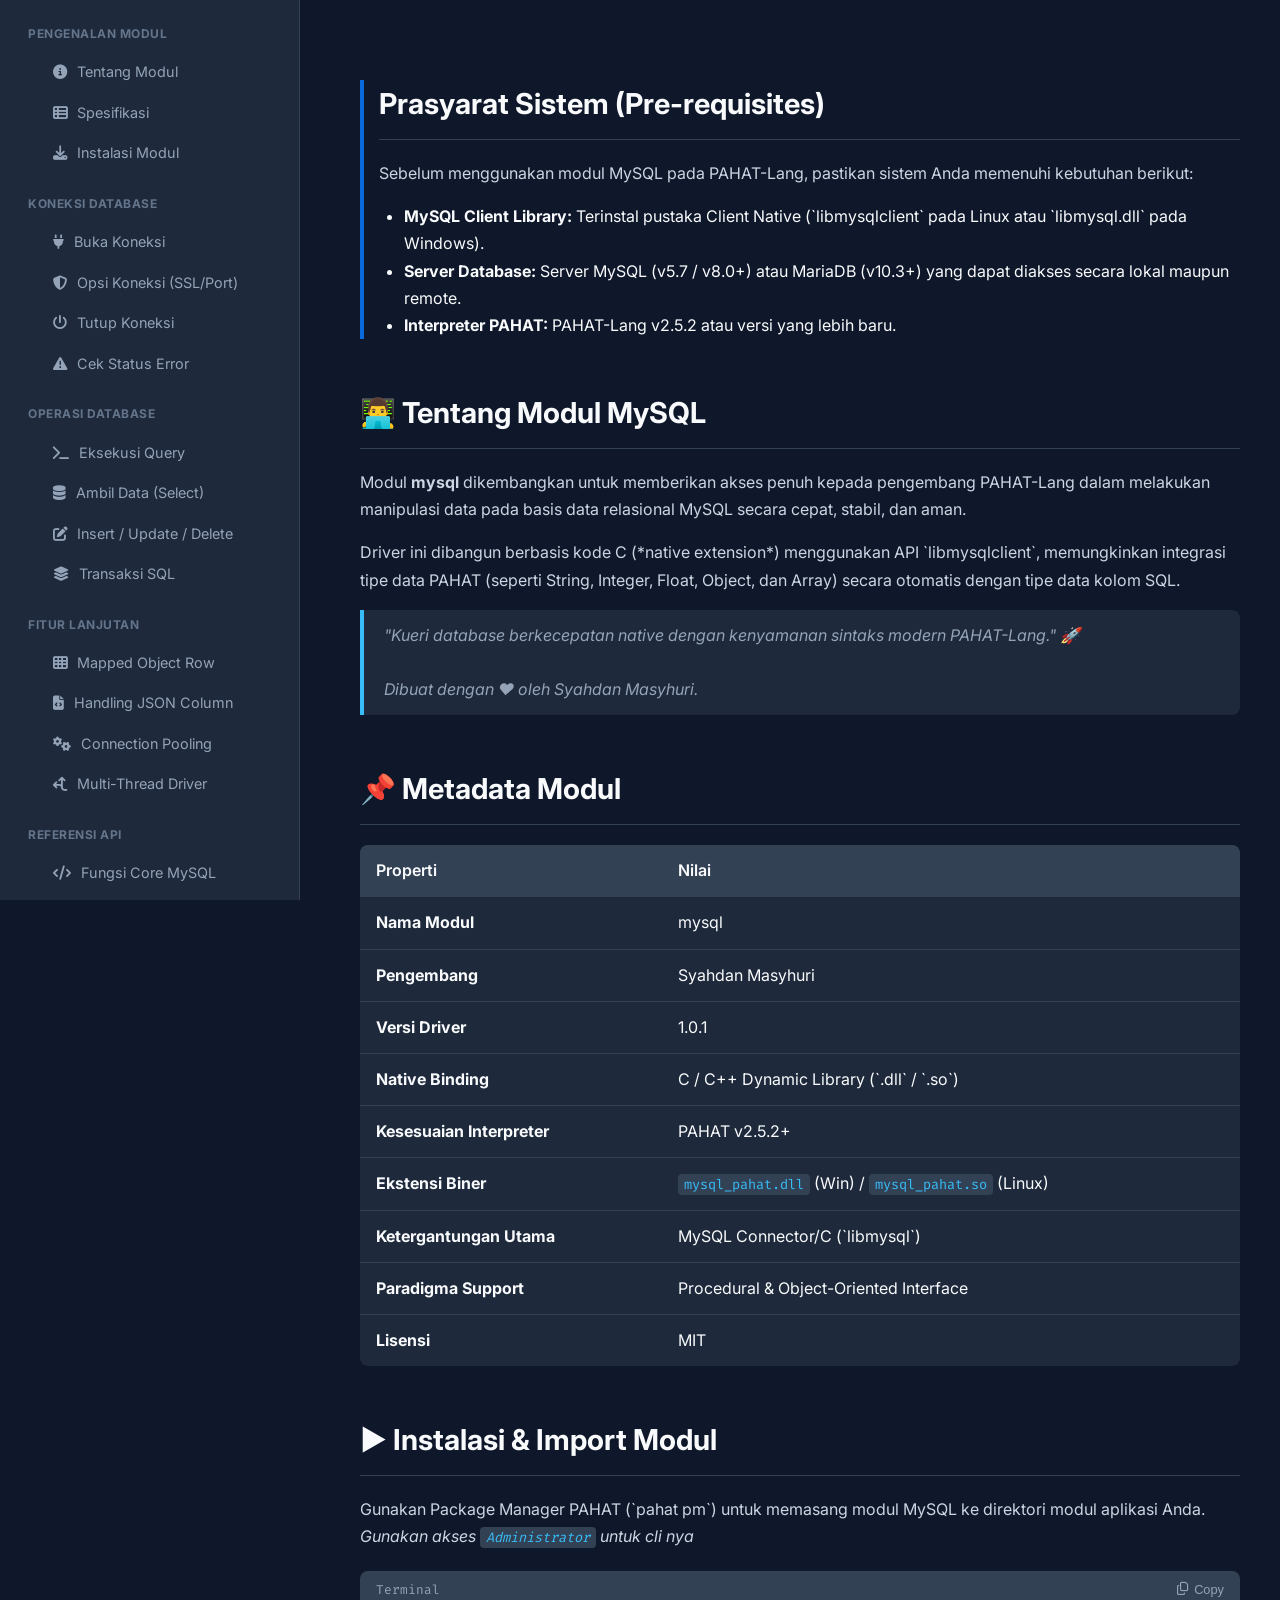
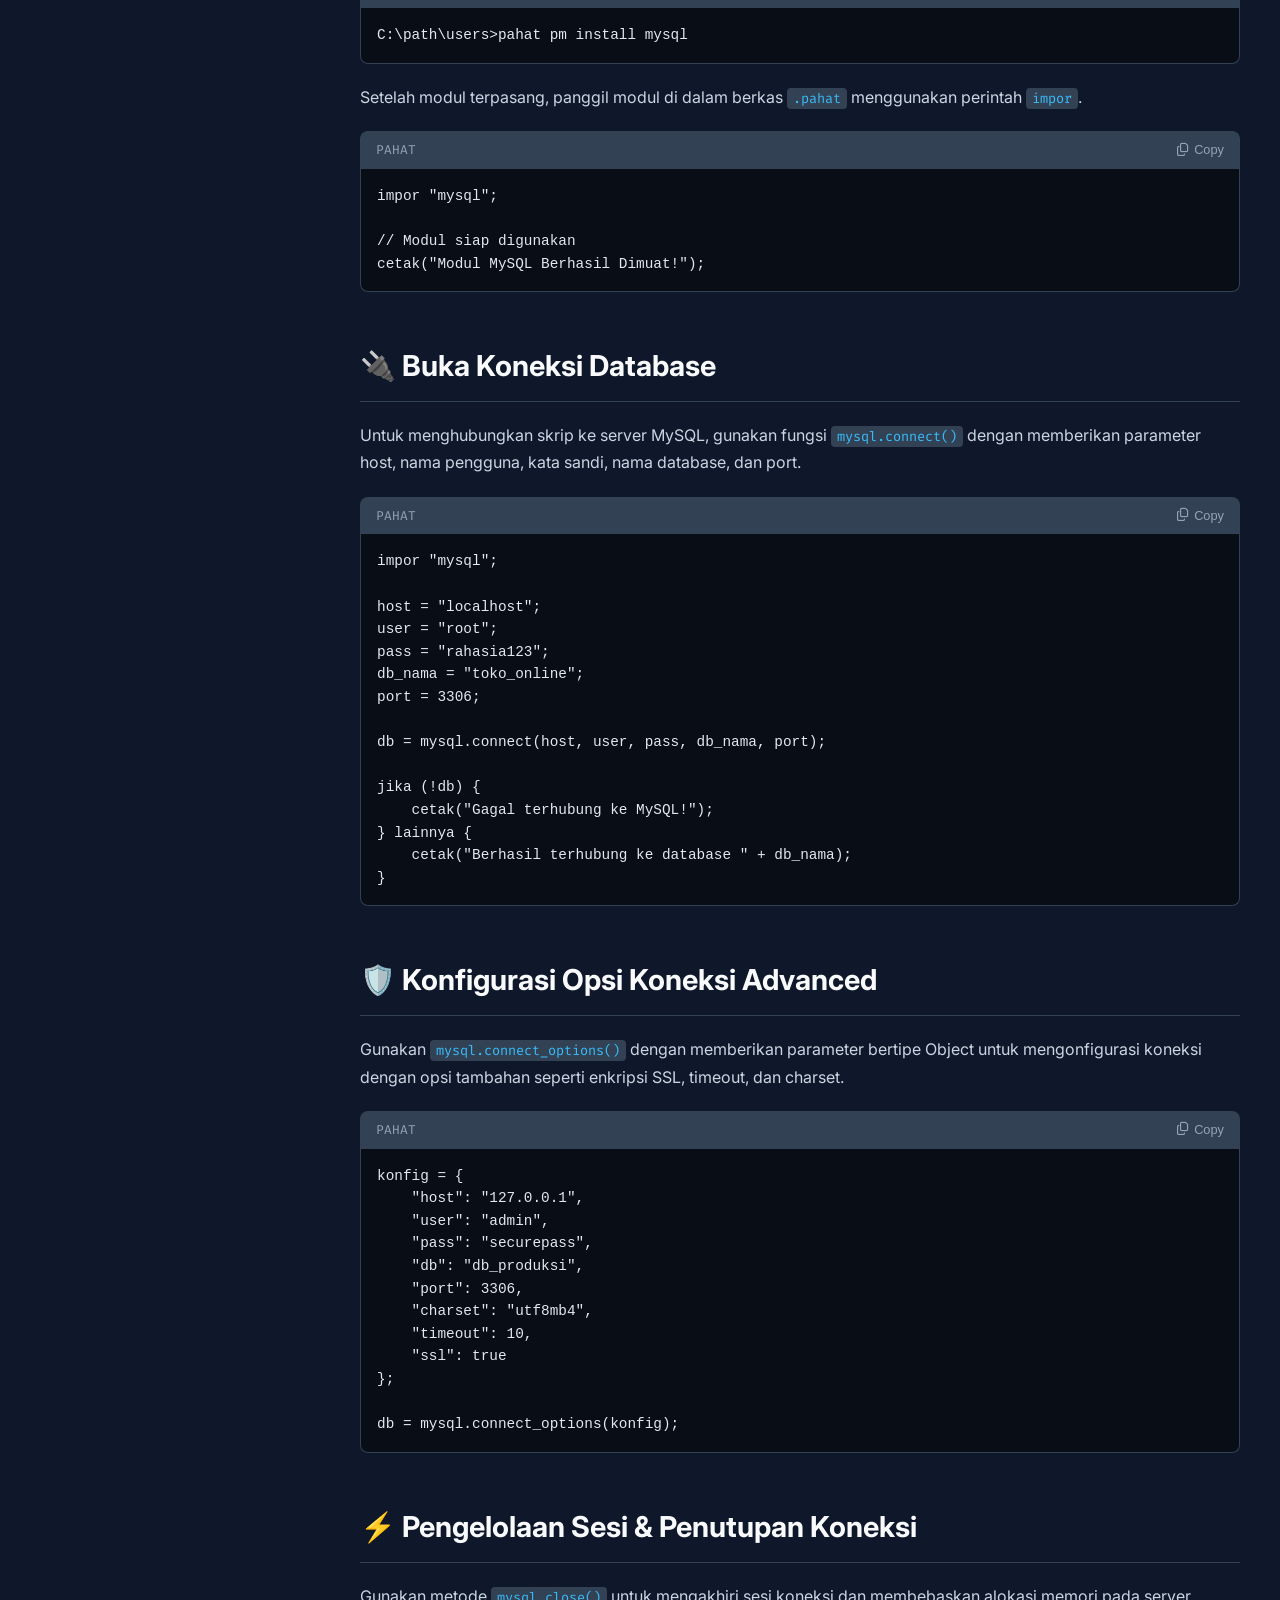
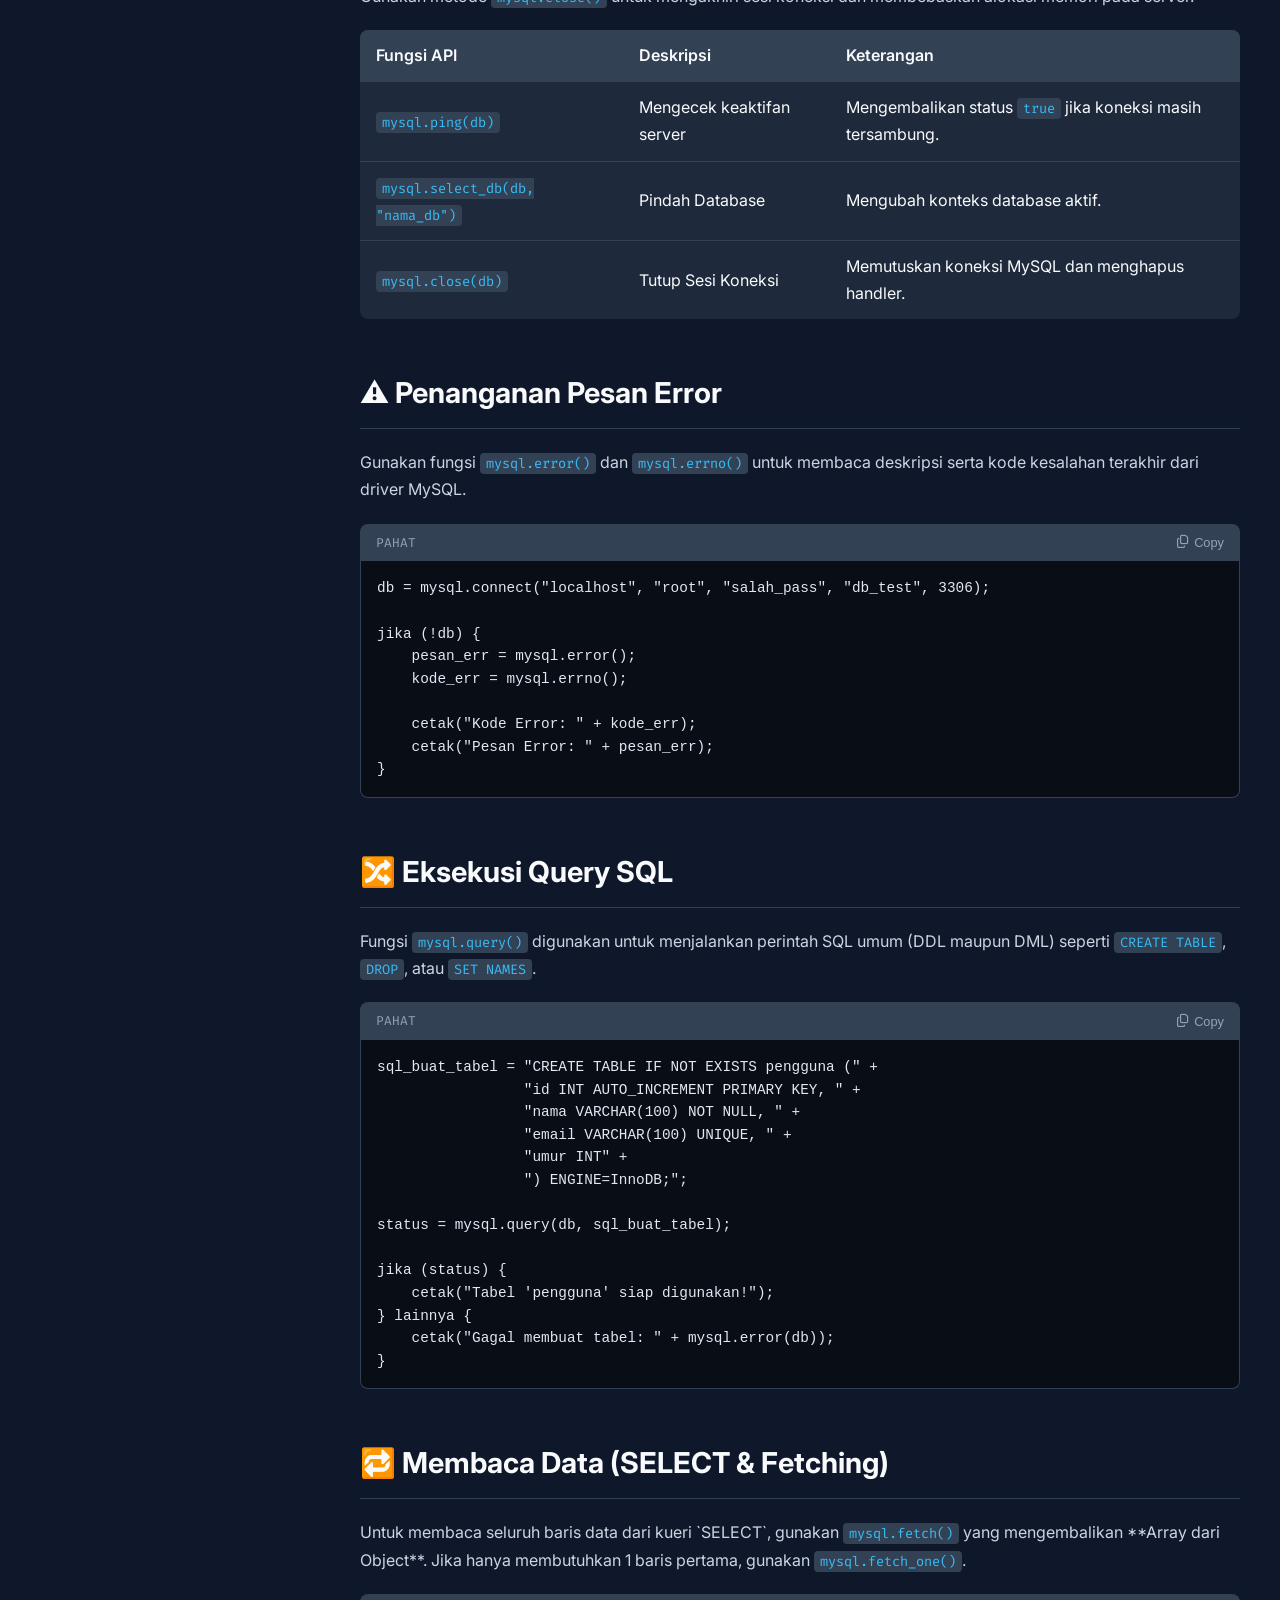
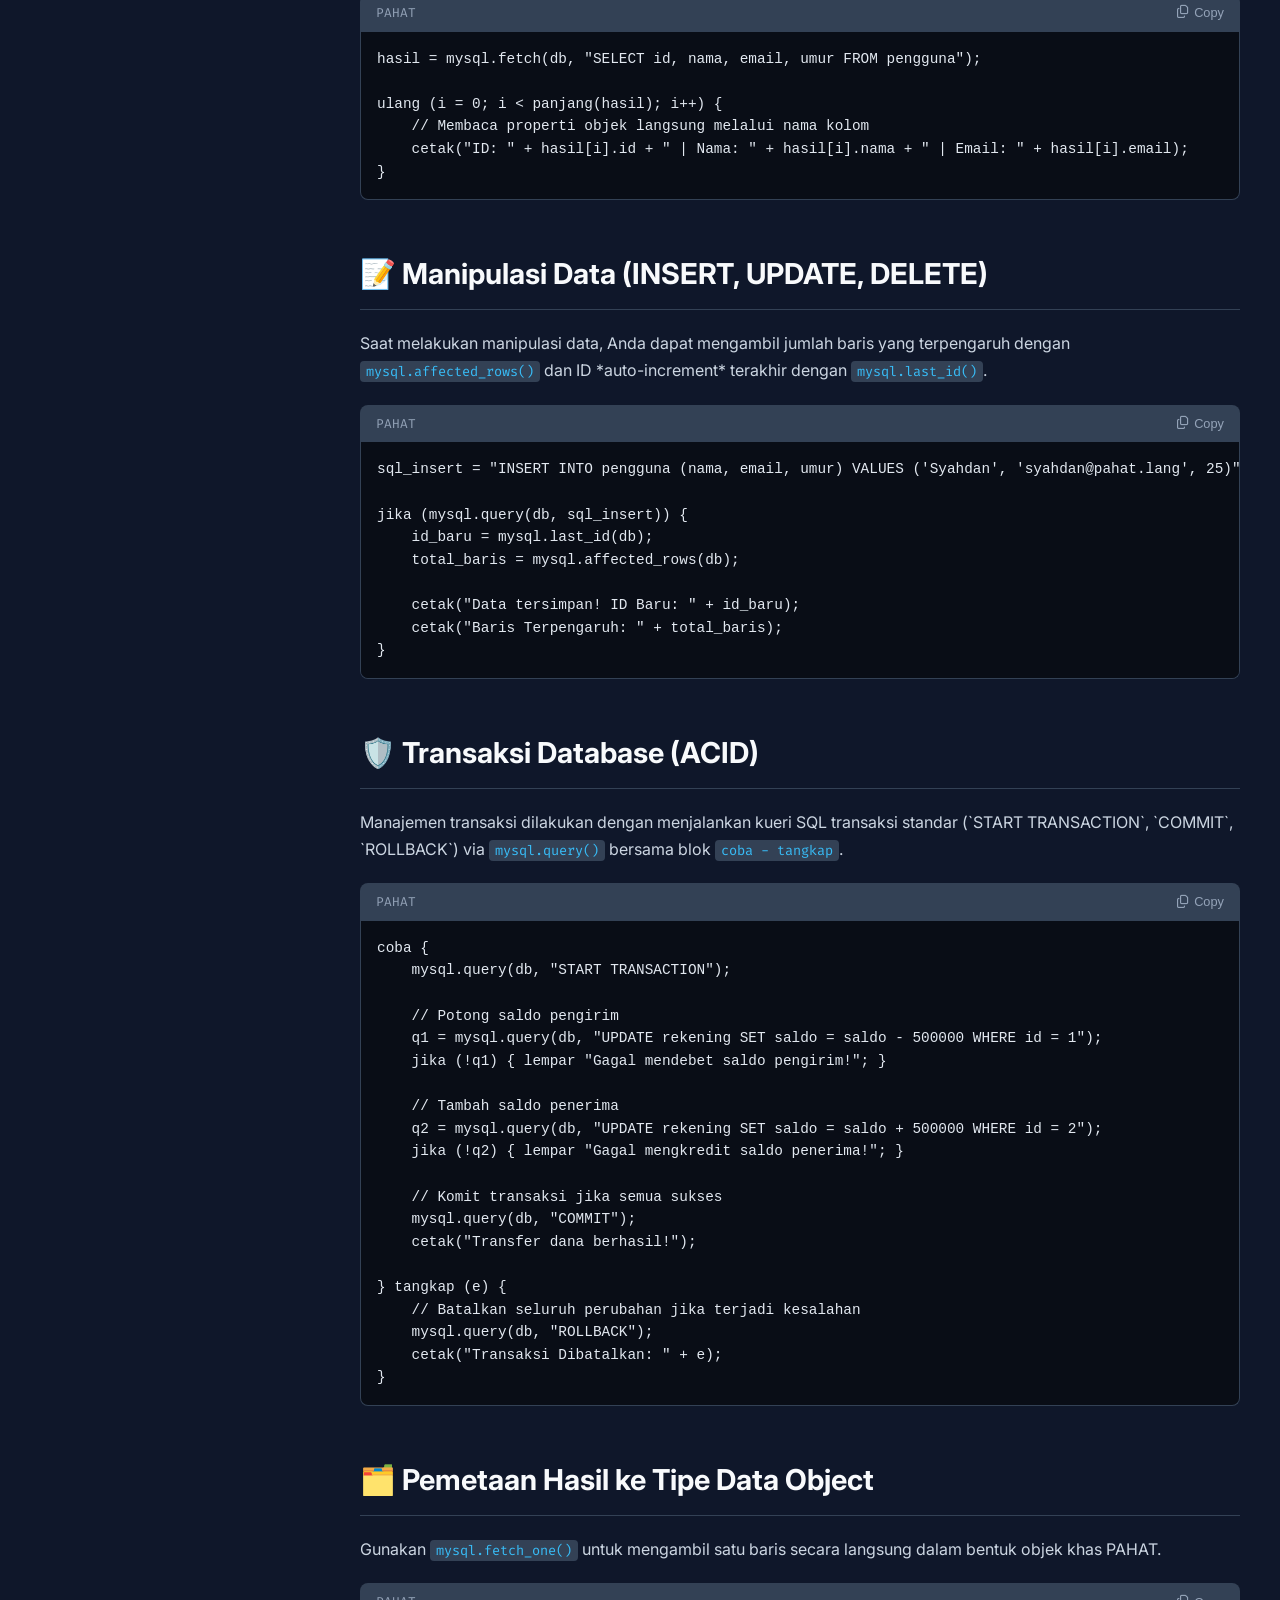
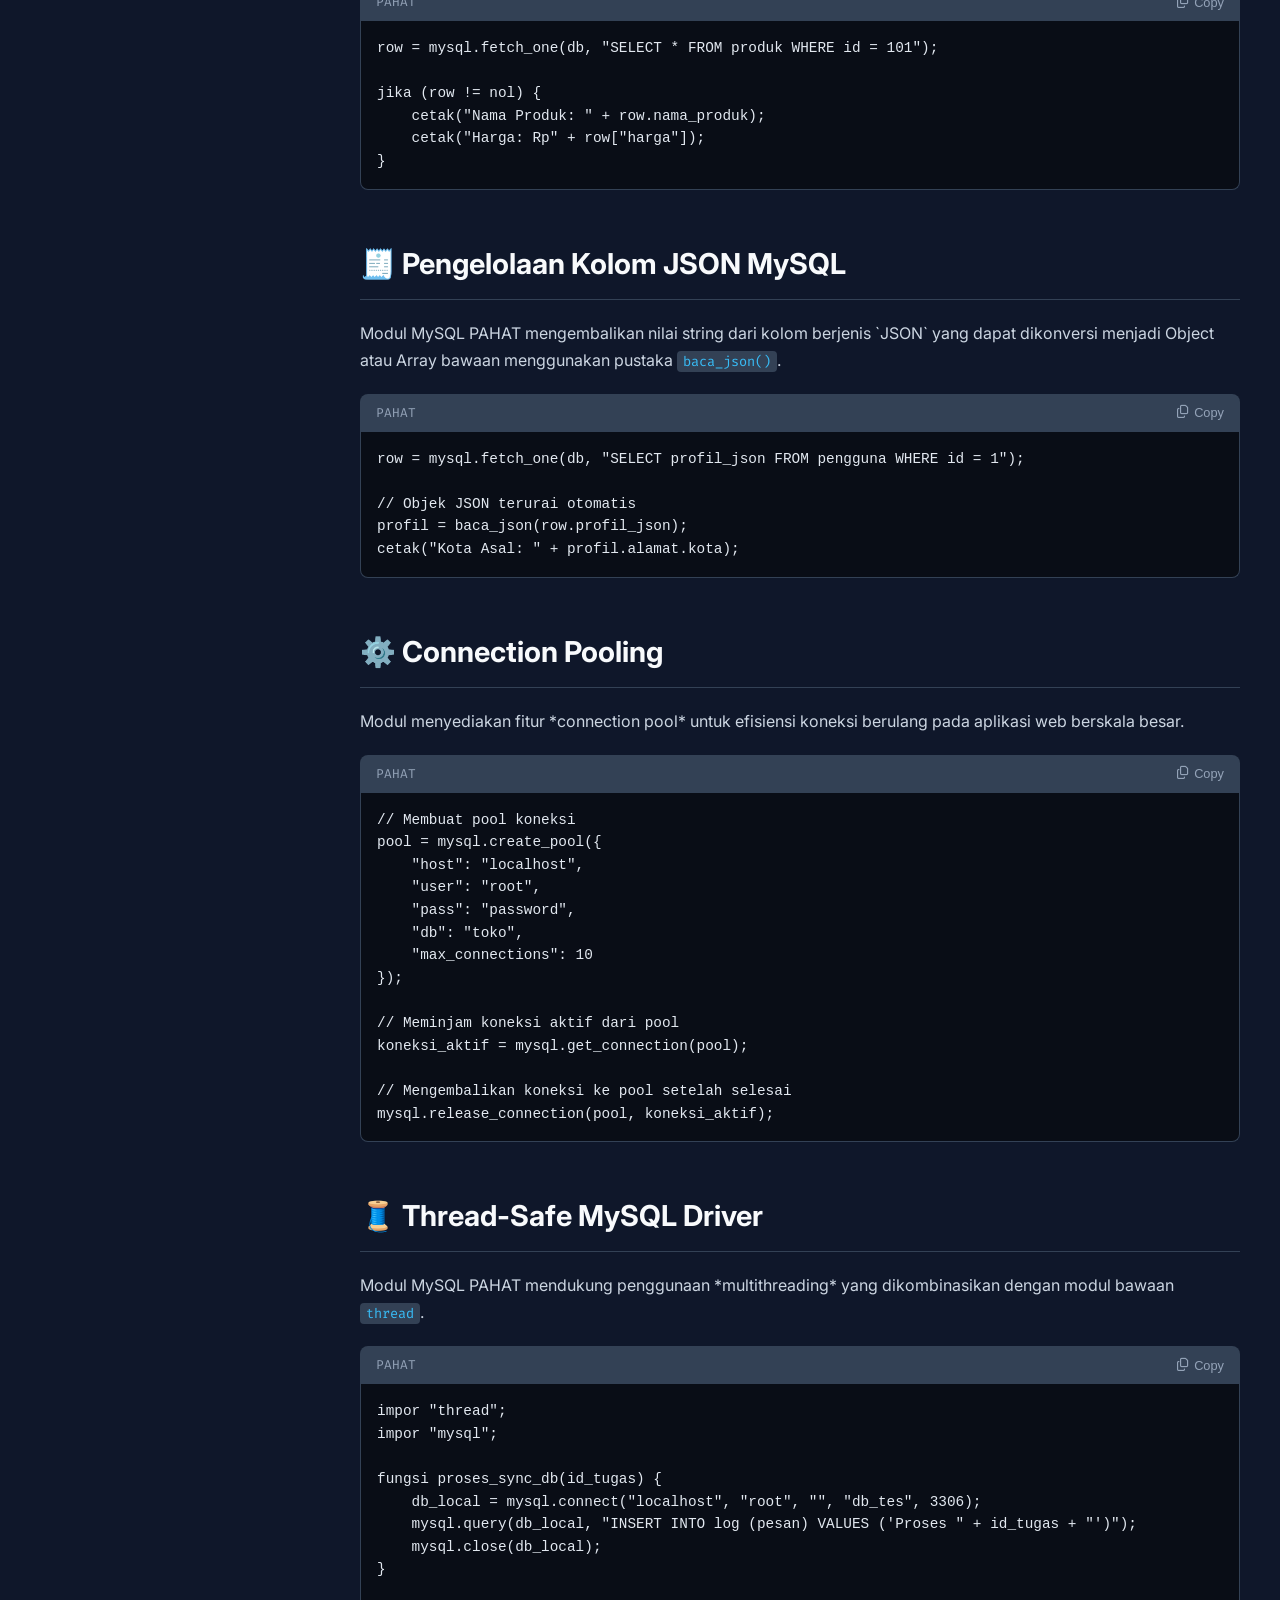
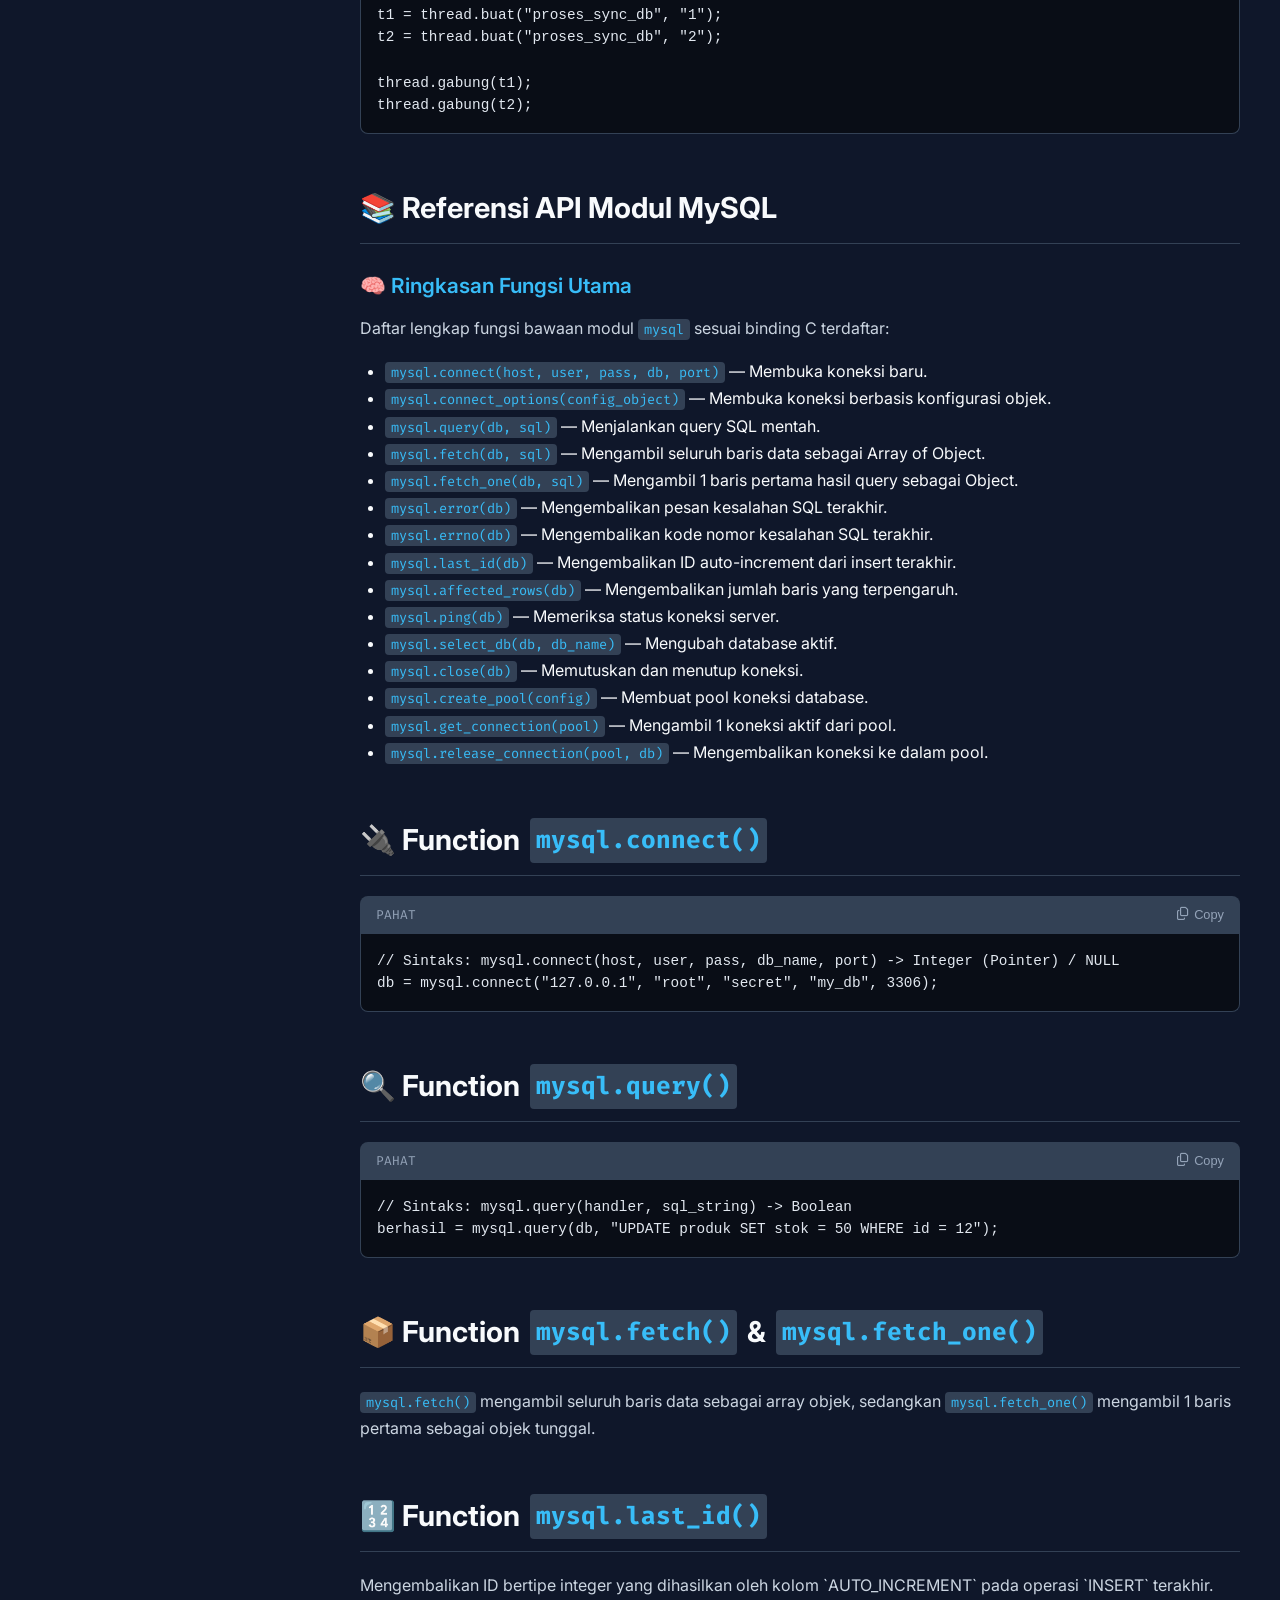
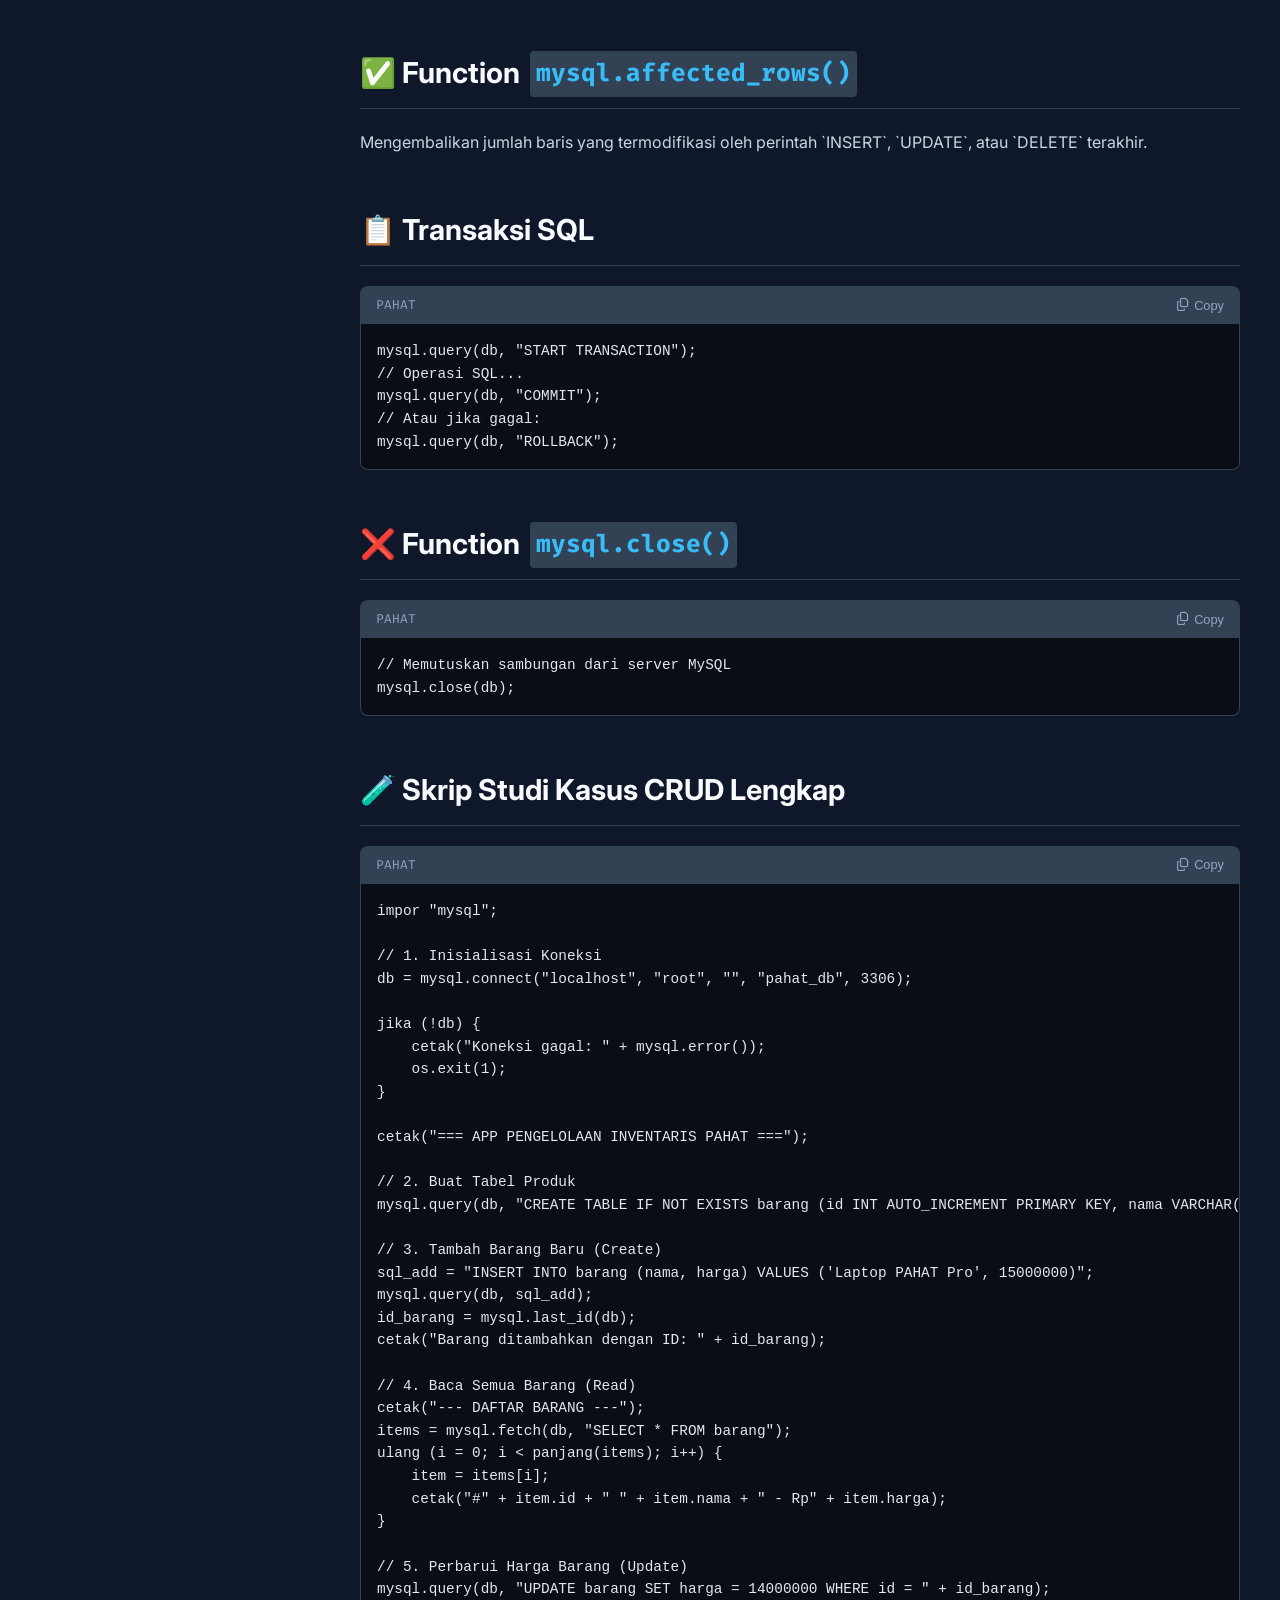
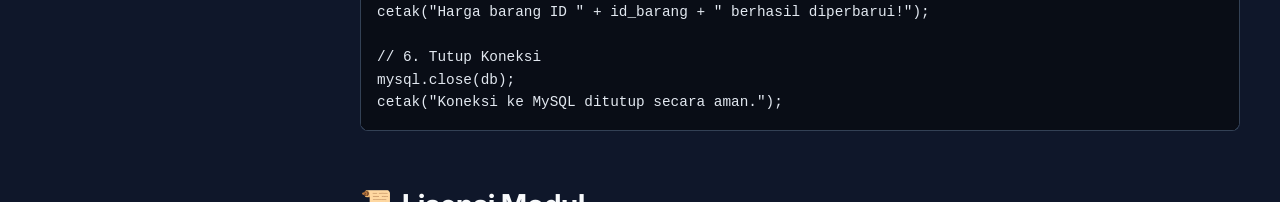
<file: docs/database/mysql.html>
<!DOCTYPE html>
<html lang="id">
<head>
    <meta charset="UTF-8">
    <meta name="viewport" content="width=device-width, initial-scale=1.0">
    <link rel="icon" type="image/x-icon" href="../assets/img/favicon.ico">
    <title>PAHAT MySQL Module - Documentation Guide</title>
    <meta name="title" content="PAHAT-Lang - Dokumentasi Modul MySQL">
    <meta name="description" content="Dokumentasi resmi penggunaan modul database MySQL untuk bahasa pemrograman PAHAT-Lang. Modul native C, query eksekusi, prepared statement, dan koneksi database.">
    <meta name="keywords" content="PAHAT, PAHAT-Lang, MySQL Module, Database Driver, C Extension, PAHAT Database, MySQL Connector">
    <meta name="robots" content="index, follow">

    <!-- Open Graph / Facebook / WhatsApp -->
    <meta property="og:type" content="website">
    <meta property="og:url" content="https://adan1996.github.io/PAHAT-Lang/">
    <meta property="og:title" content="PAHAT-Lang - Dokumentasi Modul MySQL">
    <meta property="og:description" content="Panduan lengkap penggunaan Modul MySQL pada bahasa pemrograman PAHAT-Lang.">
    <meta property="og:image" content="https://adan1996.github.io/PAHAT-Lang/assets/img/pahat.jpg">
    
    <link rel="preconnect" href="https://fonts.googleapis.com">
    <link rel="preconnect" href="https://fonts.gstatic.com" crossorigin>
    <meta name="google-site-verification" content="OaLiclYNOwslLSfNQ2kmZGcojz48e80lO0XV3UPXADo" />
    <link href="https://fonts.googleapis.com/css2?family=Fira+Code:wght@400;500;600&family=Inter:wght@300;400;500;600;700;800&display=swap" rel="stylesheet">
    <link rel="stylesheet" href="https://cdnjs.cloudflare.com/ajax/libs/font-awesome/6.4.0/css/all.min.css">
    <link rel="stylesheet" href="../assets/css/style.css">
</head>
<body>

    <button class="mobile-toggle" id="menuToggle"><i class="fa-solid fa-bars"></i></button>

    <!-- Sidebar Navigation -->
    <aside id="sidebar">
        <div class="nav-group">
            <div class="nav-title">Pengenalan Modul</div>
            <ul class="nav-links">
                <li><a href="#tentang"><i class="fa-solid fa-circle-info"></i> Tentang Modul</a></li>
                <li><a href="#metadata"><i class="fa-solid fa-table-list"></i> Spesifikasi</a></li>
                <li><a href="#tahap-awal"><i class="fa-solid fa-download"></i> Instalasi Modul</a></li>
            </ul>
        </div>

        <div class="nav-group">
            <div class="nav-title">Koneksi Database</div>
            <ul class="nav-links">
                <li><a href="#variabel"><i class="fa-solid fa-plug"></i> Buka Koneksi</a></li>
                <li><a href="#tipe-data"><i class="fa-solid fa-shield-halved"></i> Opsi Koneksi (SSL/Port)</a></li>
                <li><a href="#operator"><i class="fa-solid fa-power-off"></i> Tutup Koneksi</a></li>
                <li><a href="#input-output"><i class="fa-solid fa-triangle-exclamation"></i> Cek Status Error</a></li>
            </ul>
        </div>

        <div class="nav-group">
            <div class="nav-title">Operasi Database</div>
            <ul class="nav-links">
                <li><a href="#percabangan"><i class="fa-solid fa-terminal"></i> Eksekusi Query</a></li>
                <li><a href="#perulangan"><i class="fa-solid fa-database"></i> Ambil Data (Select)</a></li>
                <li><a href="#switch"><i class="fa-solid fa-pen-to-square"></i> Insert / Update / Delete</a></li>
                <li><a href="#try"><i class="fa-solid fa-layer-group"></i> Transaksi SQL</a></li>
            </ul>
        </div>

        <div class="nav-group">
            <div class="nav-title">Fitur Lanjutan</div>
            <ul class="nav-links">
                <li><a href="#object"><i class="fa-solid fa-table-cells"></i> Mapped Object Row</a></li>
                <li><a href="#json"><i class="fa-solid fa-file-code"></i> Handling JSON Column</a></li>
                <li><a href="#fungsi"><i class="fa-solid fa-gears"></i> Connection Pooling</a></li>
                <li><a href="#modul"><i class="fa-solid fa-arrows-split-up-and-left"></i> Multi-Thread Driver</a></li>
            </ul>
        </div>

        <div class="nav-group">
            <div class="nav-title">Referensi API</div>
            <ul class="nav-links">
                <li><a href="#core-builtin"><i class="fa-solid fa-code"></i> Fungsi Core MySQL</a></li>
                <li><a href="#std-math"><i class="fa-solid fa-link"></i> mysql.connect()</a></li>
                <li><a href="#std-string"><i class="fa-solid fa-magnifying-glass"></i> mysql.query()</a></li>
                <li><a href="#std-file"><i class="fa-solid fa-box-archive"></i> mysql.fetch() & mysql.fetch_one()</a></li>
                <li><a href="#std-os"><i class="fa-solid fa-hashtag"></i> mysql.last_id()</a></li>
                <li><a href="#std-time"><i class="fa-solid fa-square-check"></i> mysql.affected_rows()</a></li>
                <li><a href="#std-thread"><i class="fa-solid fa-list-check"></i> Transaksi SQL</a></li>
                <li><a href="#std-http"><i class="fa-solid fa-circle-xmark"></i> mysql.close()</a></li>
            </ul>
        </div>
        
        <div class="nav-group">
            <div class="nav-title">Modul Lainnya</div>
            <ul class="nav-links">
                <li><a href="https://adan1996.github.io/PAHAT-Lang/"><i class="fa-solid fa-house"></i> Utama (PAHAT Docs)</a></li>
            </ul>
        </div>

        <div class="nav-group">
            <div class="nav-title">Lainnya</div>
            <ul class="nav-links">
                <li><a href="#contoh-lengkap"><i class="fa-solid fa-laptop-code"></i> Skrip Studi Kasus</a></li>
                <li><a href="#lisensi"><i class="fa-solid fa-certificate"></i> Lisensi Modul</a></li>
            </ul>
        </div>
    </aside>

    <!-- Main Content -->
    <main>
        <!-- Section Syarat & Ketentuan Sistem (Pre-requisites) -->
        <section class="prerequisites">
            <h2>Prasyarat Sistem (Pre-requisites)</h2>
            <p>Sebelum menggunakan modul MySQL pada PAHAT-Lang, pastikan sistem Anda memenuhi kebutuhan berikut:</p>
            
            <ul>
                <li><strong>MySQL Client Library:</strong> Terinstal pustaka Client Native (`libmysqlclient` pada Linux atau `libmysql.dll` pada Windows).</li>
                <li><strong>Server Database:</strong> Server MySQL (v5.7 / v8.0+) atau MariaDB (v10.3+) yang dapat diakses secara lokal maupun remote.</li>
                <li><strong>Interpreter PAHAT:</strong> PAHAT-Lang v2.5.2 atau versi yang lebih baru.</li>
            </ul>
        </section>

        <!-- Tentang PAHAT MySQL -->
        <section id="tentang">
            <h2>👨‍💻 Tentang Modul MySQL</h2>
            <p>Modul <strong>mysql</strong> dikembangkan untuk memberikan akses penuh kepada pengembang PAHAT-Lang dalam melakukan manipulasi data pada basis data relasional MySQL secara cepat, stabil, dan aman.</p>
            <p>Driver ini dibangun berbasis kode C (*native extension*) menggunakan API `libmysqlclient`, memungkinkan integrasi tipe data PAHAT (seperti String, Integer, Float, Object, dan Array) secara otomatis dengan tipe data kolom SQL.</p>
            <blockquote>"Kueri database berkecepatan native dengan kenyamanan sintaks modern PAHAT-Lang." 🚀 <br><br> Dibuat dengan ❤️ oleh Syahdan Masyhuri.</blockquote>
        </section>

        <!-- Metadata -->
        <section id="metadata">
            <h2>📌 Metadata Modul</h2>
            <table>
                <thead>
                    <tr><th>Properti</th><th>Nilai</th></tr>
                </thead>
                <tbody>
                    <tr><td><strong>Nama Modul</strong></td><td>mysql</td></tr>
                    <tr><td><strong>Pengembang</strong></td><td>Syahdan Masyhuri</td></tr>
                    <tr><td><strong>Versi Driver</strong></td><td>1.0.1</td></tr>
                    <tr><td><strong>Native Binding</strong></td><td>C / C++ Dynamic Library (`.dll` / `.so`)</td></tr>
                    <tr><td><strong>Kesesuaian Interpreter</strong></td><td>PAHAT v2.5.2+</td></tr>
                    <tr><td><strong>Ekstensi Biner</strong></td><td><code>mysql_pahat.dll</code> (Win) / <code>mysql_pahat.so</code> (Linux)</td></tr>
                    <tr><td><strong>Ketergantungan Utama</strong></td><td>MySQL Connector/C (`libmysql`)</td></tr>
                    <tr><td><strong>Paradigma Support</strong></td><td>Procedural & Object-Oriented Interface</td></tr>
                    <tr><td><strong>Lisensi</strong></td><td>MIT</td></tr>
                </tbody>
            </table>
        </section>

        <!-- Tahap Awal / Instalasi -->
        <section id="tahap-awal">
            <h2>▶️ Instalasi & Import Modul</h2>
            <p>Gunakan Package Manager PAHAT (`pahat pm`) untuk memasang modul MySQL ke direktori modul aplikasi Anda. <br>
            <i>Gunakan akses <code>Administrator</code> untuk cli nya</i></p>
            <div class="code-container">
                <div class="code-header"><span>Terminal</span><button class="copy-btn"><i class="fa-regular fa-copy"></i> Copy</button></div>
                <pre><code>C:\path\users>pahat pm install mysql</code></pre>
            </div>
            <p>Setelah modul terpasang, panggil modul di dalam berkas <code>.pahat</code> menggunakan perintah <code>impor</code>.</p>
            <div class="code-container">
                <div class="code-header"><span>PAHAT</span><button class="copy-btn"><i class="fa-regular fa-copy"></i> Copy</button></div>
                <pre><code>impor "mysql";

// Modul siap digunakan
cetak("Modul MySQL Berhasil Dimuat!");</code></pre>
            </div>
        </section>

        <!-- Buka Koneksi -->
        <section id="variabel">
            <h2>🔌 Buka Koneksi Database</h2>
            <p>Untuk menghubungkan skrip ke server MySQL, gunakan fungsi <code>mysql.connect()</code> dengan memberikan parameter host, nama pengguna, kata sandi, nama database, dan port.</p>
            <div class="code-container">
                <div class="code-header"><span>PAHAT</span><button class="copy-btn"><i class="fa-regular fa-copy"></i> Copy</button></div>
                <pre><code>impor "mysql";

host = "localhost";
user = "root";
pass = "rahasia123";
db_nama = "toko_online";
port = 3306;

db = mysql.connect(host, user, pass, db_nama, port);

jika (!db) {
    cetak("Gagal terhubung ke MySQL!");
} lainnya {
    cetak("Berhasil terhubung ke database " + db_nama);
}</code></pre>
            </div>
        </section>

        <!-- Konfigurasi SSL/Port -->
        <section id="tipe-data">
            <h2>🛡️ Konfigurasi Opsi Koneksi Advanced</h2>
            <p>Gunakan <code>mysql.connect_options()</code> dengan memberikan parameter bertipe Object untuk mengonfigurasi koneksi dengan opsi tambahan seperti enkripsi SSL, timeout, dan charset.</p>
            <div class="code-container">
                <div class="code-header"><span>PAHAT</span><button class="copy-btn"><i class="fa-regular fa-copy"></i> Copy</button></div>
                <pre><code>konfig = {
    "host": "127.0.0.1",
    "user": "admin",
    "pass": "securepass",
    "db": "db_produksi",
    "port": 3306,
    "charset": "utf8mb4",
    "timeout": 10,
    "ssl": true
};

db = mysql.connect_options(konfig);</code></pre>
            </div>
        </section>

        <!-- Tutup Koneksi -->
        <section id="operator">
            <h2>⚡ Pengelolaan Sesi & Penutupan Koneksi</h2>
            <p>Gunakan metode <code>mysql.close()</code> untuk mengakhiri sesi koneksi dan membebaskan alokasi memori pada server.</p>
            <table>
                <thead><tr><th>Fungsi API</th><th>Deskripsi</th><th>Keterangan</th></tr></thead>
                <tbody>
                    <tr><td><code>mysql.ping(db)</code></td><td>Mengecek keaktifan server</td><td>Mengembalikan status <code>true</code> jika koneksi masih tersambung.</td></tr>
                    <tr><td><code>mysql.select_db(db, "nama_db")</code></td><td>Pindah Database</td><td>Mengubah konteks database aktif.</td></tr>
                    <tr><td><code>mysql.close(db)</code></td><td>Tutup Sesi Koneksi</td><td>Memutuskan koneksi MySQL dan menghapus handler.</td></tr>
                </tbody>
            </table>
        </section>

        <!-- Status Error -->
        <section id="input-output">
            <h2>⚠️ Penanganan Pesan Error</h2>
            <p>Gunakan fungsi <code>mysql.error()</code> dan <code>mysql.errno()</code> untuk membaca deskripsi serta kode kesalahan terakhir dari driver MySQL.</p>
            <div class="code-container">
                <div class="code-header"><span>PAHAT</span><button class="copy-btn"><i class="fa-regular fa-copy"></i> Copy</button></div>
                <pre><code>db = mysql.connect("localhost", "root", "salah_pass", "db_test", 3306);

jika (!db) {
    pesan_err = mysql.error();
    kode_err = mysql.errno();
    
    cetak("Kode Error: " + kode_err);
    cetak("Pesan Error: " + pesan_err);
}</code></pre>
            </div>
        </section>

        <!-- Eksekusi Query -->
        <section id="percabangan">
            <h2>🔀 Eksekusi Query SQL</h2>
            <p>Fungsi <code>mysql.query()</code> digunakan untuk menjalankan perintah SQL umum (DDL maupun DML) seperti <code>CREATE TABLE</code>, <code>DROP</code>, atau <code>SET NAMES</code>.</p>
            <div class="code-container">
                <div class="code-header"><span>PAHAT</span><button class="copy-btn"><i class="fa-regular fa-copy"></i> Copy</button></div>
                <pre><code>sql_buat_tabel = "CREATE TABLE IF NOT EXISTS pengguna (" +
                 "id INT AUTO_INCREMENT PRIMARY KEY, " +
                 "nama VARCHAR(100) NOT NULL, " +
                 "email VARCHAR(100) UNIQUE, " +
                 "umur INT" +
                 ") ENGINE=InnoDB;";

status = mysql.query(db, sql_buat_tabel);

jika (status) {
    cetak("Tabel 'pengguna' siap digunakan!");
} lainnya {
    cetak("Gagal membuat tabel: " + mysql.error(db));
}</code></pre>
            </div>
        </section>

        <!-- Ambil Data (Select) -->
        <section id="perulangan">
            <h2>🔁 Membaca Data (SELECT & Fetching)</h2>
            <p>Untuk membaca seluruh baris data dari kueri `SELECT`, gunakan <code>mysql.fetch()</code> yang mengembalikan **Array dari Object**. Jika hanya membutuhkan 1 baris pertama, gunakan <code>mysql.fetch_one()</code>.</p>
            <div class="code-container">
                <div class="code-header"><span>PAHAT</span><button class="copy-btn"><i class="fa-regular fa-copy"></i> Copy</button></div>
                <pre><code>hasil = mysql.fetch(db, "SELECT id, nama, email, umur FROM pengguna");

ulang (i = 0; i < panjang(hasil); i++) {
    // Membaca properti objek langsung melalui nama kolom
    cetak("ID: " + hasil[i].id + " | Nama: " + hasil[i].nama + " | Email: " + hasil[i].email);
}</code></pre>
            </div>
        </section>

        <!-- Insert / Update / Delete -->
        <section id="switch">
            <h2>📝 Manipulasi Data (INSERT, UPDATE, DELETE)</h2>
            <p>Saat melakukan manipulasi data, Anda dapat mengambil jumlah baris yang terpengaruh dengan <code>mysql.affected_rows()</code> dan ID *auto-increment* terakhir dengan <code>mysql.last_id()</code>.</p>
            <div class="code-container">
                <div class="code-header"><span>PAHAT</span><button class="copy-btn"><i class="fa-regular fa-copy"></i> Copy</button></div>
                <pre><code>sql_insert = "INSERT INTO pengguna (nama, email, umur) VALUES ('Syahdan', 'syahdan@pahat.lang', 25)";

jika (mysql.query(db, sql_insert)) {
    id_baru = mysql.last_id(db);
    total_baris = mysql.affected_rows(db);
    
    cetak("Data tersimpan! ID Baru: " + id_baru);
    cetak("Baris Terpengaruh: " + total_baris);
}</code></pre>
            </div>
        </section>
        
        <!-- Transaksi SQL -->
        <section id="try">
            <h2>🛡️ Transaksi Database (ACID)</h2>
            <p>Manajemen transaksi dilakukan dengan menjalankan kueri SQL transaksi standar (`START TRANSACTION`, `COMMIT`, `ROLLBACK`) via <code>mysql.query()</code> bersama blok <code>coba - tangkap</code>.</p>
            <div class="code-container">
                <div class="code-header"><span>PAHAT</span><button class="copy-btn"><i class="fa-regular fa-copy"></i> Copy</button></div>
                <pre><code>coba {
    mysql.query(db, "START TRANSACTION");

    // Potong saldo pengirim
    q1 = mysql.query(db, "UPDATE rekening SET saldo = saldo - 500000 WHERE id = 1");
    jika (!q1) { lempar "Gagal mendebet saldo pengirim!"; }

    // Tambah saldo penerima
    q2 = mysql.query(db, "UPDATE rekening SET saldo = saldo + 500000 WHERE id = 2");
    jika (!q2) { lempar "Gagal mengkredit saldo penerima!"; }

    // Komit transaksi jika semua sukses
    mysql.query(db, "COMMIT");
    cetak("Transfer dana berhasil!");

} tangkap (e) {
    // Batalkan seluruh perubahan jika terjadi kesalahan
    mysql.query(db, "ROLLBACK");
    cetak("Transaksi Dibatalkan: " + e);
}</code></pre>
            </div>
        </section>

        <!-- Mapped Object Row -->
        <section id="object">
            <h2>🗂️ Pemetaan Hasil ke Tipe Data Object</h2>
            <p>Gunakan <code>mysql.fetch_one()</code> untuk mengambil satu baris secara langsung dalam bentuk objek khas PAHAT.</p>
            <div class="code-container">
                <div class="code-header"><span>PAHAT</span><button class="copy-btn"><i class="fa-regular fa-copy"></i> Copy</button></div>
                <pre><code>row = mysql.fetch_one(db, "SELECT * FROM produk WHERE id = 101");

jika (row != nol) {
    cetak("Nama Produk: " + row.nama_produk);
    cetak("Harga: Rp" + row["harga"]);
}</code></pre>
            </div>
        </section>

        <!-- Handling JSON Column -->
        <section id="json">
            <h2>🧾 Pengelolaan Kolom JSON MySQL</h2>
            <p>Modul MySQL PAHAT mengembalikan nilai string dari kolom berjenis `JSON` yang dapat dikonversi menjadi Object atau Array bawaan menggunakan pustaka <code>baca_json()</code>.</p>
            <div class="code-container">
                <div class="code-header"><span>PAHAT</span><button class="copy-btn"><i class="fa-regular fa-copy"></i> Copy</button></div>
                <pre><code>row = mysql.fetch_one(db, "SELECT profil_json FROM pengguna WHERE id = 1");

// Objek JSON terurai otomatis
profil = baca_json(row.profil_json);
cetak("Kota Asal: " + profil.alamat.kota);</code></pre>
            </div>
        </section>

        <!-- Connection Pooling -->
        <section id="fungsi">
            <h2>⚙️ Connection Pooling</h2>
            <p>Modul menyediakan fitur *connection pool* untuk efisiensi koneksi berulang pada aplikasi web berskala besar.</p>
            <div class="code-container">
                <div class="code-header"><span>PAHAT</span><button class="copy-btn"><i class="fa-regular fa-copy"></i> Copy</button></div>
                <pre><code>// Membuat pool koneksi
pool = mysql.create_pool({
    "host": "localhost",
    "user": "root",
    "pass": "password",
    "db": "toko",
    "max_connections": 10
});

// Meminjam koneksi aktif dari pool
koneksi_aktif = mysql.get_connection(pool);

// Mengembalikan koneksi ke pool setelah selesai
mysql.release_connection(pool, koneksi_aktif);</code></pre>
            </div>
        </section>

        <!-- Multi-Thread Driver -->
        <section id="modul">
            <h2>🧵 Thread-Safe MySQL Driver</h2>
            <p>Modul MySQL PAHAT mendukung penggunaan *multithreading* yang dikombinasikan dengan modul bawaan <code>thread</code>.</p>
            <div class="code-container">
                <div class="code-header"><span>PAHAT</span><button class="copy-btn"><i class="fa-regular fa-copy"></i> Copy</button></div>
                <pre><code>impor "thread";
impor "mysql";

fungsi proses_sync_db(id_tugas) {
    db_local = mysql.connect("localhost", "root", "", "db_tes", 3306);
    mysql.query(db_local, "INSERT INTO log (pesan) VALUES ('Proses " + id_tugas + "')");
    mysql.close(db_local);
}

t1 = thread.buat("proses_sync_db", "1");
t2 = thread.buat("proses_sync_db", "2");

thread.gabung(t1);
thread.gabung(t2);</code></pre>
            </div>
        </section>

        <!-- Standard Library / Referensi API -->
        <section id="core-builtin">
            <h2>📚 Referensi API Modul MySQL</h2>
            <h3>🧠 Ringkasan Fungsi Utama</h3>
            <p>Daftar lengkap fungsi bawaan modul <code>mysql</code> sesuai binding C terdaftar:</p>
            <ul>
                <li><code>mysql.connect(host, user, pass, db, port)</code> — Membuka koneksi baru.</li>
                <li><code>mysql.connect_options(config_object)</code> — Membuka koneksi berbasis konfigurasi objek.</li>
                <li><code>mysql.query(db, sql)</code> — Menjalankan query SQL mentah.</li>
                <li><code>mysql.fetch(db, sql)</code> — Mengambil seluruh baris data sebagai Array of Object.</li>
                <li><code>mysql.fetch_one(db, sql)</code> — Mengambil 1 baris pertama hasil query sebagai Object.</li>
                <li><code>mysql.error(db)</code> — Mengembalikan pesan kesalahan SQL terakhir.</li>
                <li><code>mysql.errno(db)</code> — Mengembalikan kode nomor kesalahan SQL terakhir.</li>
                <li><code>mysql.last_id(db)</code> — Mengembalikan ID auto-increment dari insert terakhir.</li>
                <li><code>mysql.affected_rows(db)</code> — Mengembalikan jumlah baris yang terpengaruh.</li>
                <li><code>mysql.ping(db)</code> — Memeriksa status koneksi server.</li>
                <li><code>mysql.select_db(db, db_name)</code> — Mengubah database aktif.</li>
                <li><code>mysql.close(db)</code> — Memutuskan dan menutup koneksi.</li>
                <li><code>mysql.create_pool(config)</code> — Membuat pool koneksi database.</li>
                <li><code>mysql.get_connection(pool)</code> — Mengambil 1 koneksi aktif dari pool.</li>
                <li><code>mysql.release_connection(pool, db)</code> — Mengembalikan koneksi ke dalam pool.</li>
            </ul>
        </section>

        <section id="std-math">
            <h2>🔌 Function <code>mysql.connect()</code></h2>
            <div class="code-container">
                <div class="code-header"><span>PAHAT</span><button class="copy-btn"><i class="fa-regular fa-copy"></i> Copy</button></div>
                <pre><code>// Sintaks: mysql.connect(host, user, pass, db_name, port) -> Integer (Pointer) / NULL
db = mysql.connect("127.0.0.1", "root", "secret", "my_db", 3306);</code></pre>
            </div>
        </section>

        <section id="std-string">
            <h2>🔍 Function <code>mysql.query()</code></h2>
            <div class="code-container">
                <div class="code-header"><span>PAHAT</span><button class="copy-btn"><i class="fa-regular fa-copy"></i> Copy</button></div>
                <pre><code>// Sintaks: mysql.query(handler, sql_string) -> Boolean
berhasil = mysql.query(db, "UPDATE produk SET stok = 50 WHERE id = 12");</code></pre>
            </div>
        </section>

        <section id="std-file">
            <h2>📦 Function <code>mysql.fetch()</code> & <code>mysql.fetch_one()</code></h2>
            <p><code>mysql.fetch()</code> mengambil seluruh baris data sebagai array objek, sedangkan <code>mysql.fetch_one()</code> mengambil 1 baris pertama sebagai objek tunggal.</p>
        </section>

        <section id="std-os">
            <h2>🔢 Function <code>mysql.last_id()</code></h2>
            <p>Mengembalikan ID bertipe integer yang dihasilkan oleh kolom `AUTO_INCREMENT` pada operasi `INSERT` terakhir.</p>
        </section>

        <section id="std-time">
            <h2>✅ Function <code>mysql.affected_rows()</code></h2>
            <p>Mengembalikan jumlah baris yang termodifikasi oleh perintah `INSERT`, `UPDATE`, atau `DELETE` terakhir.</p>
        </section>

        <section id="std-thread">
            <h2>📋 Transaksi SQL</h2>
            <div class="code-container">
                <div class="code-header"><span>PAHAT</span><button class="copy-btn"><i class="fa-regular fa-copy"></i> Copy</button></div>
                <pre><code>mysql.query(db, "START TRANSACTION");
// Operasi SQL...
mysql.query(db, "COMMIT");
// Atau jika gagal:
mysql.query(db, "ROLLBACK");</code></pre>
            </div>
        </section>
        
        <section id="std-http">
            <h2>❌ Function <code>mysql.close()</code></h2>
            <div class="code-container">
                <div class="code-header"><span>PAHAT</span><button class="copy-btn"><i class="fa-regular fa-copy"></i> Copy</button></div>
                <pre><code>// Memutuskan sambungan dari server MySQL
mysql.close(db);</code></pre>
            </div>
        </section>

        <!-- Contoh Program Lengkap -->
        <section id="contoh-lengkap">
            <h2>🧪 Skrip Studi Kasus CRUD Lengkap</h2>
            <div class="code-container">
                <div class="code-header"><span>PAHAT</span><button class="copy-btn"><i class="fa-regular fa-copy"></i> Copy</button></div>
                <pre><code>impor "mysql";

// 1. Inisialisasi Koneksi
db = mysql.connect("localhost", "root", "", "pahat_db", 3306);

jika (!db) {
    cetak("Koneksi gagal: " + mysql.error());
    os.exit(1);
}

cetak("=== APP PENGELOLAAN INVENTARIS PAHAT ===");

// 2. Buat Tabel Produk
mysql.query(db, "CREATE TABLE IF NOT EXISTS barang (id INT AUTO_INCREMENT PRIMARY KEY, nama VARCHAR(50), harga INT)");

// 3. Tambah Barang Baru (Create)
sql_add = "INSERT INTO barang (nama, harga) VALUES ('Laptop PAHAT Pro', 15000000)";
mysql.query(db, sql_add);
id_barang = mysql.last_id(db);
cetak("Barang ditambahkan dengan ID: " + id_barang);

// 4. Baca Semua Barang (Read)
cetak("--- DAFTAR BARANG ---");
items = mysql.fetch(db, "SELECT * FROM barang");
ulang (i = 0; i < panjang(items); i++) {
    item = items[i];
    cetak("#" + item.id + " " + item.nama + " - Rp" + item.harga);
}

// 5. Perbarui Harga Barang (Update)
mysql.query(db, "UPDATE barang SET harga = 14000000 WHERE id = " + id_barang);
cetak("Harga barang ID " + id_barang + " berhasil diperbarui!");

// 6. Tutup Koneksi
mysql.close(db);
cetak("Koneksi ke MySQL ditutup secara aman.");</code></pre>
            </div>
        </section>

        <!-- Lisensi -->
        <section id="lisensi">
            <h2>📜 Lisensi Modul</h2>
            <p>Modul MySQL PAHAT-Lang didistribusikan di bawah lisensi terbuka <strong>MIT License</strong>.</p>
        </section>

    </main>
    <script src="../assets/js/script.js"></script>
    <script src="../assets/js/translator.js"></script>
</body>
</html>
</file>
<file: docs/assets/css/style.css>
:root {
    --bg-primary: #0f172a;
    --bg-secondary: #1e293b;
    --bg-tertiary: #334155;
    --accent-color: #38bdf8;
    --accent-hover: #0284c7;
    --text-primary: #f8fafc;
    --text-secondary: #94a3b8;
    --text-muted: #64748b;
    --border-color: #334155;
    --code-bg: #090d16;
    --sidebar-width: 300px;
}

* {
    box-sizing: border-box;
    margin: 0;
    padding: 0;
}

body {
    font-family: 'Inter', -apple-system, BlinkMacSystemFont, sans-serif;
    background-color: var(--bg-primary);
    color: var(--text-primary);
    line-height: 1.7;
    display: flex;
    min-height: 100vh;
}

.hero {
    background: #f4f4f9;
    padding: 40px 20px;
    border-radius: 8px;
    text-align: center;
}

/* Gaya logo untuk Hero Section */
.hero-logo {
    max-width: 280px; /* Ukuran proporsional agar tidak kebesaran */
    height: auto;
    margin-bottom: 20px;
    display: block;
    margin-left: auto;
    margin-right: auto;
}

.download-container {
    display: flex;
    gap: 12px;
    justify-content: center;
    flex-wrap: wrap;
    margin-top: 20px;
}

.btn-download {
    display: inline-flex;
    align-items: center;
    gap: 8px;
    padding: 10px 20px;
    font-size: 0.95rem;
    font-weight: 600;
    text-decoration: none;
    border-radius: 6px;
    transition: background-color 0.2s, transform 0.1s;
}

.btn-download:hover {
    transform: translateY(-2px);
}

.btn-windows {
    background-color: #0078d4;
    color: #ffffff;
}

.btn-windows:hover {
    background-color: #005a9e;
}

.btn-linux {
    background-color: #24292e;
    color: #ffffff;
}

.btn-linux:hover {
    background-color: #040404;
}

.prerequisites {
    margin-top: 40px;
    border-left: 4px solid #0969da;
    padding-left: 15px;
}

:not(pre) > code {
    background: #e1e4e8;
    color: #24292e;
    padding: 2px 6px;
    border-radius: 4px;
    font-family: monospace;
}

/* Bersihkan background pada tag code yang berada di dalam <pre> */
pre code {
    background: transparent !important;
    color: inherit;
    padding: 0;
}

code {
    background: #e1e4e8;
    padding: 2px 6px;
    border-radius: 4px;
    font-family: monospace;
}


/* Sidebar Styling */
aside {
    width: var(--sidebar-width);
    background-color: var(--bg-secondary);
    border-right: 1px solid var(--border-color);
    position: fixed;
    top: 0;
    bottom: 0;
    left: 0;
    overflow-y: auto;
    padding: 24px 16px;
    z-index: 100;
    transition: transform 0.3s ease;
}

.brand {
    display: flex;
    align-items: center;
    justify-content: space-between;
    gap: 8px;
    padding-bottom: 16px;
    margin-bottom: 20px;
    border-bottom: 1px solid var(--border-color);
}

.brand-info {
    display: flex;
    align-items: center;
    gap: 10px;
}

.brand-logo {
    background: linear-gradient(135deg, #38bdf8, #818cf8);
    width: 40px;
    height: 40px;
    border-radius: 8px;
    display: flex;
    align-items: center;
    justify-content: center;
    font-weight: 800;
    color: #fff;
    font-size: 1.2rem;
}

.brand-title {
    font-size: 1.2rem;
    font-weight: 700;
    color: var(--text-primary);
}

.brand-subtitle {
    font-size: 0.75rem;
    color: var(--accent-color);
    text-transform: uppercase;
    letter-spacing: 1px;
}

/* Language Toggle Switch */
.lang-switch-wrapper {
    display: inline-flex;
    align-items: center;
    gap: 6px;
    background-color: var(--bg-primary);
    padding: 4px 8px;
    border-radius: 20px;
    border: 1px solid var(--border-color);
    font-size: 0.72rem;
    font-weight: 700;
    user-select: none;
}

.lang-label {
    color: var(--text-muted);
    transition: color 0.2s ease;
    cursor: pointer;
}

.lang-label.active {
    color: var(--accent-color);
}

.lang-switch {
    position: relative;
    display: inline-block;
    width: 32px;
    height: 18px;
}

.lang-switch input {
    opacity: 0;
    width: 0;
    height: 0;
}

.lang-slider {
    position: absolute;
    cursor: pointer;
    top: 0;
    left: 0;
    right: 0;
    bottom: 0;
    background-color: var(--bg-tertiary);
    transition: 0.25s ease;
    border-radius: 18px;
}

.lang-slider:before {
    position: absolute;
    content: "";
    height: 12px;
    width: 12px;
    left: 3px;
    bottom: 3px;
    background-color: #ffffff;
    transition: 0.25s ease;
    border-radius: 50%;
}

.lang-switch input:checked + .lang-slider {
    background-color: var(--accent-color);
}

.lang-switch input:checked + .lang-slider:before {
    transform: translateX(14px);
}

/* Top Navigation Bar for Header Language Switch */
.top-header-bar {
    display: flex;
    justify-content: flex-end;
    align-items: center;
    margin-bottom: 20px;
}

/* Status Badge Lingva API */
.translation-status {
    position: fixed;
    top: 15px;
    right: 15px;
    background-color: var(--bg-secondary);
    color: var(--accent-color);
    border: 1px solid var(--border-color);
    padding: 8px 16px;
    border-radius: 20px;
    font-size: 0.8rem;
    font-weight: 600;
    z-index: 1001;
    display: flex;
    align-items: center;
    gap: 8px;
    box-shadow: 0 4px 12px rgba(0,0,0,0.4);
    opacity: 0;
    pointer-events: none;
    transition: opacity 0.3s ease;
}

.translation-status.show {
    opacity: 1;
}

.nav-group {
    margin-bottom: 20px;
}

.nav-title {
    font-size: 0.75rem;
    font-weight: 700;
    text-transform: uppercase;
    color: var(--text-muted);
    margin-bottom: 8px;
    padding-left: 12px;
    letter-spacing: 0.5px;
}

.nav-links {
    list-style: none;
}

.nav-links li a {
    display: flex;
    align-items: center;
    gap: 10px;
    padding: 8px 12px;
    color: var(--text-secondary);
    text-decoration: none;
    border-radius: 6px;
    font-size: 0.9rem;
    transition: all 0.2s ease;
}

.nav-links li a:hover {
    background-color: var(--bg-tertiary);
    color: var(--text-primary);
}

/* Main Content Styling */
main {
    margin-left: var(--sidebar-width);
    flex: 1;
    padding: 40px 60px;
    max-width: 1000px;
}

/* Hero / Header Section */
.hero {
    background: linear-gradient(180deg, rgba(56, 189, 248, 0.1) 0%, rgba(15, 23, 42, 0) 100%);
    border: 1px solid var(--border-color);
    border-radius: 12px;
    padding: 40px;
    margin-bottom: 40px;
    text-align: center;
}

.hero h1 {
    font-size: 2.5rem;
    font-weight: 800;
    margin-bottom: 12px;
    background: linear-gradient(to right, #38bdf8, #818cf8);
    -webkit-background-clip: text;
    -webkit-text-fill-color: transparent;
}

.hero p {
    font-size: 1.1rem;
    color: var(--text-secondary);
    max-width: 700px;
    margin: 0 auto 20px auto;
}

.hero-badge {
    display: inline-block;
    background: rgba(56, 189, 248, 0.15);
    color: var(--accent-color);
    padding: 4px 12px;
    border-radius: 20px;
    font-size: 0.85rem;
    font-weight: 600;
}

/* Content Sections */
section {
    margin-bottom: 50px;
    scroll-margin-top: 40px;
}

h2 {
    font-size: 1.8rem;
    font-weight: 700;
    color: var(--text-primary);
    border-bottom: 1px solid var(--border-color);
    padding-bottom: 10px;
    margin-bottom: 20px;
    display: flex;
    align-items: center;
    gap: 10px;
}

h3 {
    font-size: 1.3rem;
    font-weight: 600;
    color: var(--accent-color);
    margin: 24px 0 12px 0;
}

p {
    margin-bottom: 16px;
    color: #cbd5e1;
}

blockquote {
    background-color: var(--bg-secondary);
    border-left: 4px solid var(--accent-color);
    padding: 12px 20px;
    margin: 16px 0;
    border-radius: 0 8px 8px 0;
    font-style: italic;
    color: var(--text-secondary);
}

/* Tables */
table {
    width: 100%;
    border-collapse: collapse;
    margin: 20px 0;
    background-color: var(--bg-secondary);
    border-radius: 8px;
    overflow: hidden;
}

th, td {
    padding: 12px 16px;
    text-align: left;
    border-bottom: 1px solid var(--border-color);
}

th {
    background-color: var(--bg-tertiary);
    color: var(--text-primary);
    font-weight: 600;
}

tr:last-child td {
    border-bottom: none;
}

/* Code Blocks */
.code-container {
    position: relative;
    margin: 20px 0;
}

.code-header {
    display: flex;
    justify-content: space-between;
    align-items: center;
    background-color: var(--bg-tertiary);
    padding: 8px 16px;
    border-top-left-radius: 8px;
    border-top-right-radius: 8px;
    font-family: 'Fira Code', monospace;
    font-size: 0.8rem;
    color: var(--text-secondary);
}

.copy-btn {
    background: transparent;
    border: none;
    color: var(--text-secondary);
    cursor: pointer;
    font-size: 0.8rem;
    display: flex;
    align-items: center;
    gap: 6px;
    transition: color 0.2s;
}

.copy-btn:hover {
    color: var(--accent-color);
}

/* Styling Expand / Collapse Accordion di Sidebar */
.nav-accordion {
    width: 100%;
}

.nav-accordion summary {
    list-style: none; /* Sembunyikan panah default browser */
    cursor: pointer;
    display: flex;
    justify-content: space-between;
    align-items: center;
    padding: 6px 12px;
    border-radius: 6px;
    transition: background-color 0.2s ease;
}

.nav-accordion summary::-webkit-details-marker {
    display: none; /* Sembunyikan panah default pada Safari/Chrome */
}

.nav-accordion summary:hover {
    background-color: var(--bg-tertiary);
}

.nav-accordion summary .nav-title-text {
    display: flex;
    align-items: center;
    gap: 8px;
}

.accordion-header {
    color: var(--text-muted);
    font-size: 0.75rem;
    font-weight: 700;
    text-transform: uppercase;
    letter-spacing: 0.5px;
    margin-bottom: 0;
    padding-left: 0;
}

/* Rotasi panah saat terbuka */
.arrow-icon {
    font-size: 0.75rem;
    transition: transform 0.25s ease;
}

.nav-accordion[open] .arrow-icon {
    transform: rotate(180deg);
}

/* Margin isi accordion */
.accordion-content {
    margin-top: 6px;
    padding-left: 8px;
}

/* Icon Kustom VS Code jika tidak ada di FontAwesome bawaan */
.fa-custom-vscode {
    display: inline-block;
    width: 14px;
    height: 14px;
    background-color: currentColor;
    mask: url("data:image/svg+xml;utf8,<svg xmlns='http://www.w3.org/2000/svg' viewBox='0 0 24 24'><path d='M23.15 2.587L18.21.21a1.494 1.494 0 0 0-1.705.29l-9.46 8.63-4.12-3.12a.999.999 0 0 0-1.276.076L.359 7.24a.999.999 0 0 0 .092 1.508l3.743 2.907-3.743 2.908a1 1 0 0 0-.092 1.507l1.29 1.157a1 1 0 0 0 1.276.076l4.12-3.12 9.46 8.63a1.49 1.49 0 0 0 1.704.29l4.94-2.377A1.5 1.5 0 0 0 24 22.33V3.96a1.5 1.5 0 0 0-.85-1.373zM18 16.58l-6.19-4.58L18 7.42v9.16z'/></svg>") no-repeat center;
    -webkit-mask: url("data:image/svg+xml;utf8,<svg xmlns='http://www.w3.org/2000/svg' viewBox='0 0 24 24'><path d='M23.15 2.587L18.21.21a1.494 1.494 0 0 0-1.705.29l-9.46 8.63-4.12-3.12a.999.999 0 0 0-1.276.076L.359 7.24a.999.999 0 0 0 .092 1.508l3.743 2.907-3.743 2.908a1 1 0 0 0-.092 1.507l1.29 1.157a1 1 0 0 0 1.276.076l4.12-3.12 9.46 8.63a1.49 1.49 0 0 0 1.704.29l4.94-2.377A1.5 1.5 0 0 0 24 22.33V3.96a1.5 1.5 0 0 0-.85-1.373zM18 16.58l-6.19-4.58L18 7.42v9.16z'/></svg>") no-repeat center;
}

ul {
    padding-left: 25px;
}

pre {
    background-color: var(--code-bg);
    padding: 16px;
    border-bottom-left-radius: 8px;
    border-bottom-right-radius: 8px;
    overflow-x: auto;
    font-family: 'Fira Code', monospace;
    font-size: 0.9rem;
    line-height: 1.5;
    color: #e2e8f0;
    border: 1px solid var(--border-color);
    border-top: none;
}

code:not(pre code) {
    background-color: var(--bg-tertiary);
    color: var(--accent-color);
    padding: 2px 6px;
    border-radius: 4px;
    font-family: 'Fira Code', monospace;
    font-size: 0.85em;
}

/* Responsive UI */
.mobile-toggle {
    display: none;
    position: fixed;
    bottom: 20px;
    right: 20px;
    background-color: var(--accent-color);
    color: #000;
    border: none;
    width: 50px;
    height: 50px;
    border-radius: 50%;
    font-size: 1.2rem;
    cursor: pointer;
    z-index: 1000;
    box-shadow: 0 4px 12px rgba(0,0,0,0.3);
}

@media (max-width: 768px) {
    aside {
        transform: translateX(-100%);
    }
    aside.active {
        transform: translateX(0);
    }
    main {
        margin-left: 0;
        padding: 20px;
    }
    .mobile-toggle {
        display: flex;
        align-items: center;
        justify-content: center;
    }
}
</file>
